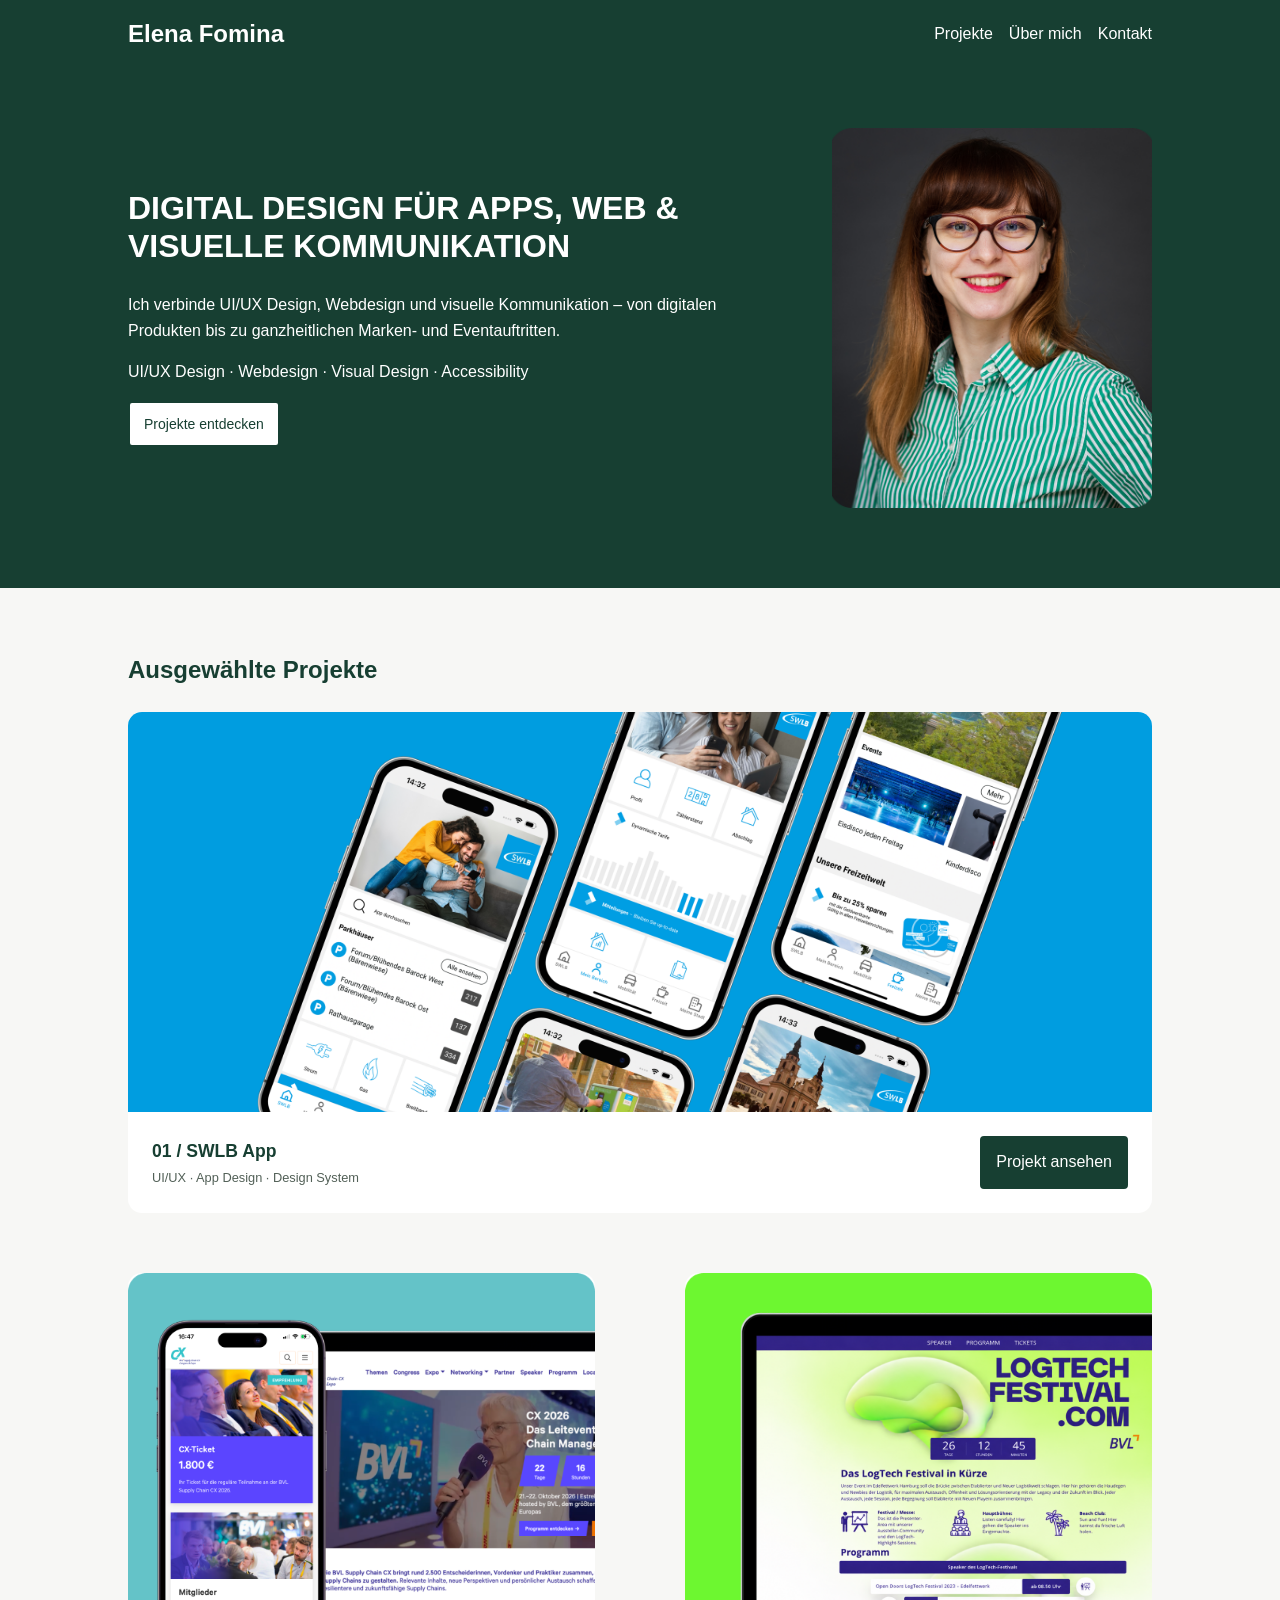
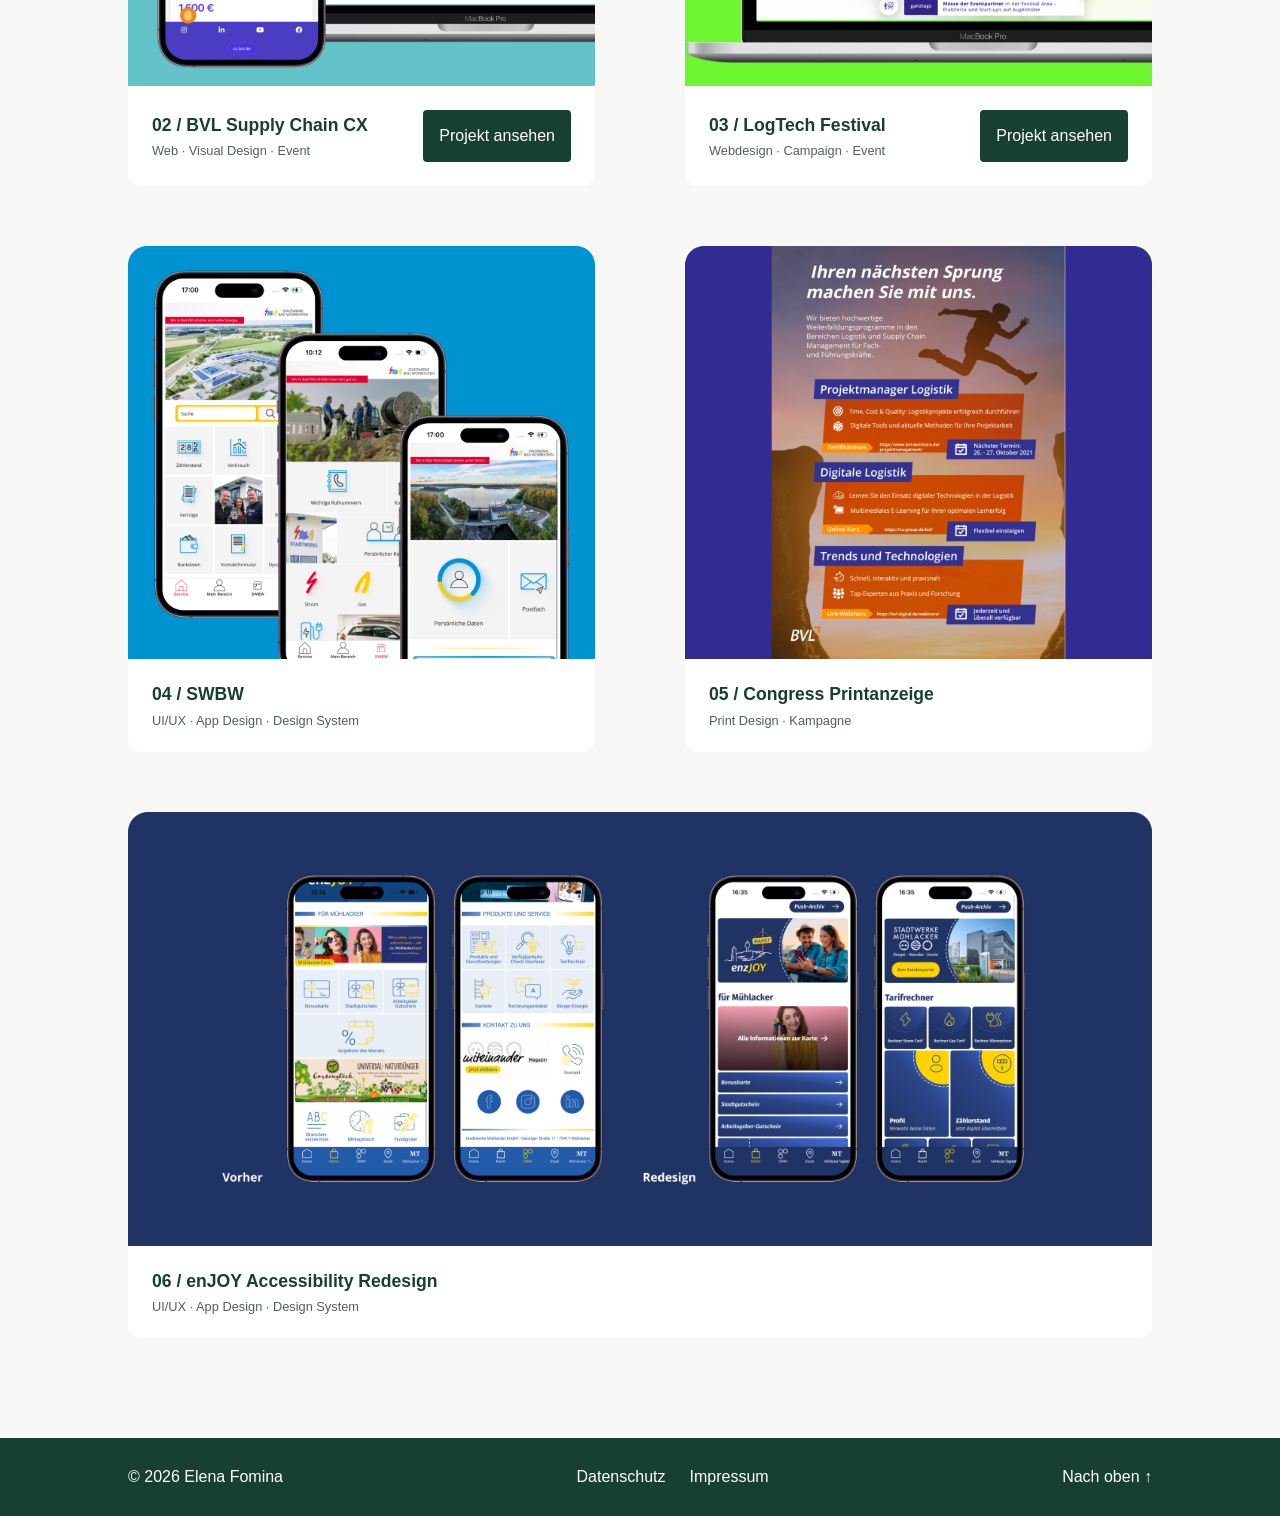
<file: index.html>
<!DOCTYPE html>
<html lang="de">

<head>
    <meta charset="UTF-8">
    <link rel="icon" type="image/svg+xml" href="images/favicon.svg">
    <link rel="icon" type="image/png" sizes="32x32" href="images/favicon-32x32.png">
    <link rel="shortcut icon" href="images/favicon.ico">
    <meta name="viewport" content="width=device-width, initial-scale=1.0">
    <title>Elena Fomina – UX/UI Design, Webdesign &amp; Digital Design</title>
    <meta name="description" content="Entdecke das Portfolio von Elena Fomina: UX/UI Design, 
    App Design, Webdesign und visuelle Kommunikation – von der Konzeption bis zur Umsetzung.">
    <link rel="stylesheet" href="css/style-portfolio.css">
</head>

<body>
    <header class="site-header">

        <nav class="container">
            <a href="#" class="name">Elena Fomina</a>
            <button class="burger-menu" aria-label="Menü öffnen" aria-expanded="false">
                ☰
            </button>

            <div class="navigation">
                <a href="#projects">Projekte</a>
                <a href="html/ueber-mich.html">Über mich</a>
                <a href="html/kontakt.html">Kontakt</a>
            </div>
        </nav>

        <section class="hero">
            <div class="container hero-inner">

                <div class="hero-text">
                    <h1 class="h1-uppercase">
                        Digital Design für Apps, Web &amp; visuelle Kommunikation
                    </h1>

                    <p>
                        Ich verbinde UI/UX Design, Webdesign und visuelle Kommunikation –
                        von digitalen Produkten bis zu ganzheitlichen Marken- und Eventauftritten.
                    </p>

                    <p>
                        UI/UX Design · Webdesign · Visual Design · Accessibility
                    </p>

                    <a href="#projects" class="btn btn-secondary">
                        Projekte entdecken
                    </a>
                </div>

                <div class="hero-image">
                    <img src="images/Elena Fomina Foto.png" alt="Porträt von Elena Fomina, Digital Designerin">
                </div>

            </div>
        </section>

    </header>

    <main>

        <!-- PROJEKTE -->
        <section class="projects-section" id="projects">

            <div class="container">

                <h2>Ausgewählte Projekte</h2>

                <!-- PROJEKT 01: SWLB -->
                <article class="project-card project-featured">

                    <a href="html/swlb.html" class="project-image-link">

                        <img src="images/SWLB.png" alt="SWLB App mit mehreren Smartphone-Ansichten">
                    </a>

                    <div class="project-info">
                        <div>
                            <h3>01 / SWLB App</h3>
                            <p class="project-category">
                                UI/UX · App Design · Design System
                            </p>
                        </div>

                        <a href="html/swlb.html" class="btn btn-primary project-button">
                            Projekt ansehen
                        </a>
                    </div>
                </article>

                <div class="projects-grid">
                    <!-- PROJEKT 02: BVL -->
                    <article class="project-card">

                        <a href="html/cx.html" class="project-image-link">

                            <img src="images/bvl-cx.png"
                                alt="BVL Supply Chain CX – Website und digitale Eventgestaltung">
                        </a>

                        <div class="project-info">
                            <div>
                                <h3>02 / BVL Supply Chain CX</h3>
                                <p class="project-category">
                                    Web · Visual Design · Event
                                </p>
                            </div>

                            <a href="html/cx.html" class="btn btn-primary project-button">
                                Projekt ansehen
                            </a>
                        </div>

                    </article>


                    <!-- PROJEKT 03: LOGTECH -->
                    <article class="project-card">

                        <a href="html/logtech-festival.html" class="project-image-link"
                            aria-label="LogTech Festival Projekt ansehen">

                            <img src="images/logtech.png" alt="LogTech Festival – Website im grünen Design">
                        </a>

                        <div class="project-info">
                            <div>
                                <h3>03 / LogTech Festival</h3>
                                <p class="project-category">
                                    Webdesign · Campaign · Event
                                </p>
                            </div>

                            <a href="html/logtech-festival.html" class="btn btn-primary project-button">
                                Projekt ansehen
                            </a>
                        </div>

                    </article>
                </div>
                <div class="projects-grid">
                    <!-- PROJEKT 04: SWBW -->
                    <article class="project-card">



                        <img src="images/swbw.png" alt="SWBW App mit mehreren Smartphone-Ansichten">


                        <div class="project-info">
                            <div>
                                <h3>04 / SWBW</h3>
                                <p class="project-category">
                                    UI/UX · App Design · Design System
                                </p>
                            </div>

                        </div>

                    </article>


                    <!-- PROJEKT 05: PRINT -->
                    <article class="project-card">



                        <img src="images/anzeige.png" alt="Printanzeige für den BVL Congress">


                        <div class="project-info">
                            <div>
                                <h3>05 / Congress Printanzeige</h3>
                                <p class="project-category">
                                    Print Design · Kampagne
                                </p>
                            </div>


                        </div>

                    </article>
                </div>

                <!-- PROJEKT 06: ENJOY -->
                <article class="project-card project-featured">



                    <img src="images/enzJOY.png" alt="Vorher-Nachher-Vergleich des enJOY App Redesigns">


                    <div class="project-info">
                        <div>
                            <h3>06 / enJOY Accessibility Redesign</h3>
                            <p class="project-category">
                                UI/UX · App Design · Design System
                            </p>
                        </div>

                    </div>

                </article>



            </div>

        </section>


    </main>

    <footer class="site-footer">
        <div class="container footer-inner">
            <p>© 2026 Elena Fomina</p>
            <nav class="navigation-footer">
                <a href="html/datenschutz.html">Datenschutz</a>
                <a href="html/impressum.html">Impressum</a>
            </nav>
            <a href="#home">Nach oben ↑</a>
        </div>

    </footer>

    <script src="js/jquery-4.0.0.min.js"></script>
    <script src="js/script.js"></script>

</body>

</html>
</file>
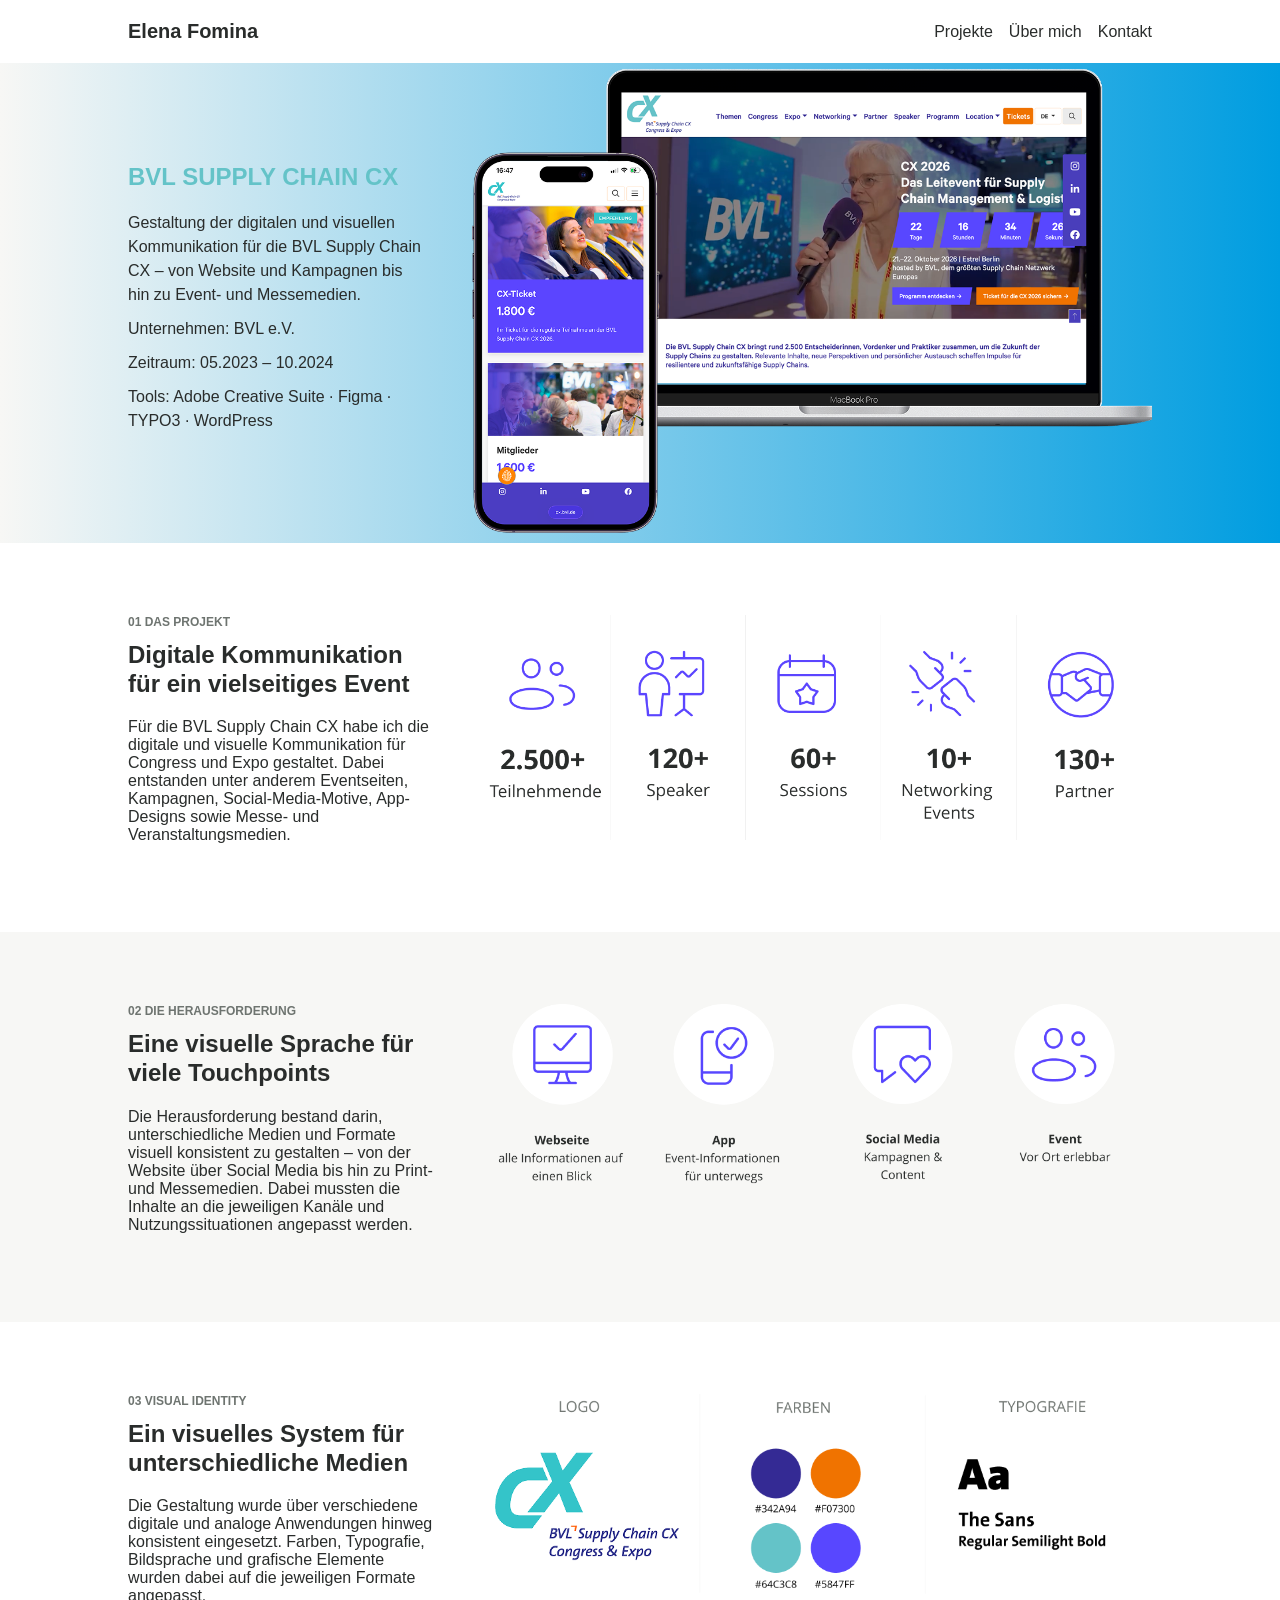
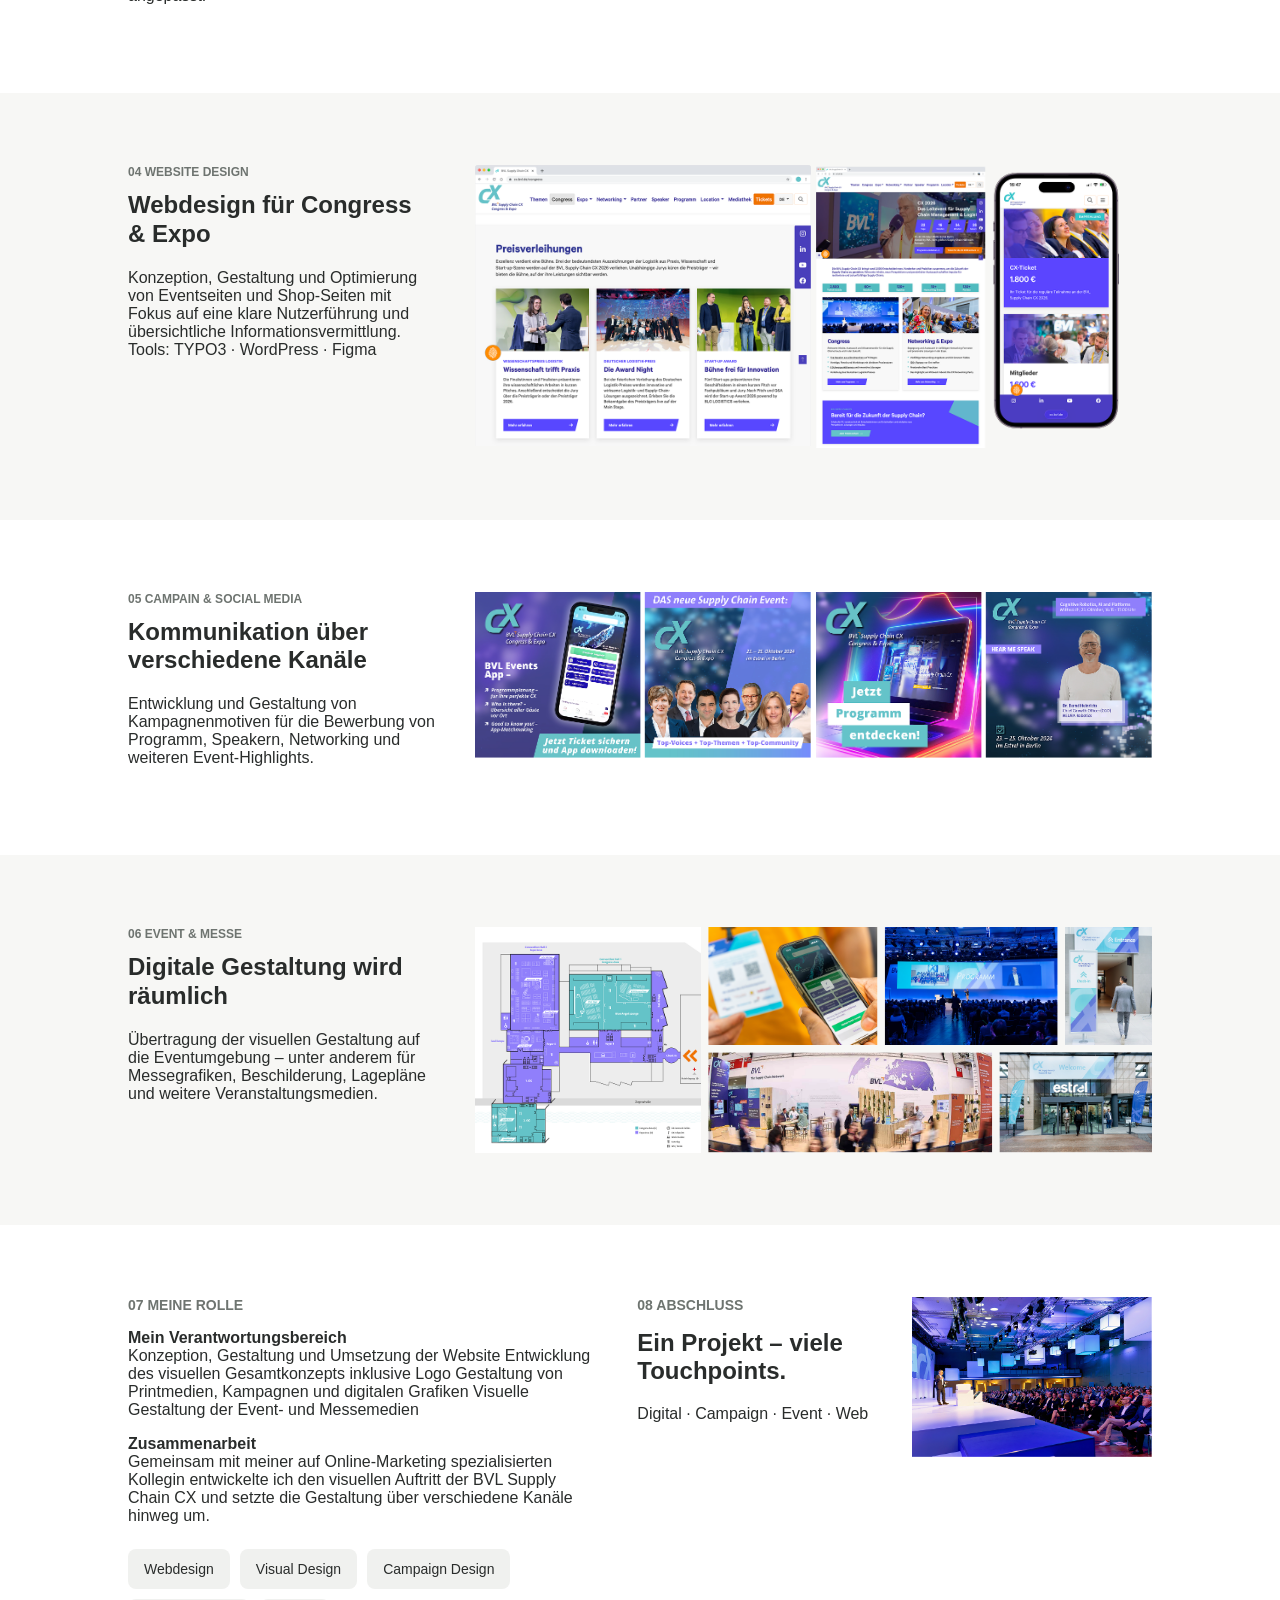
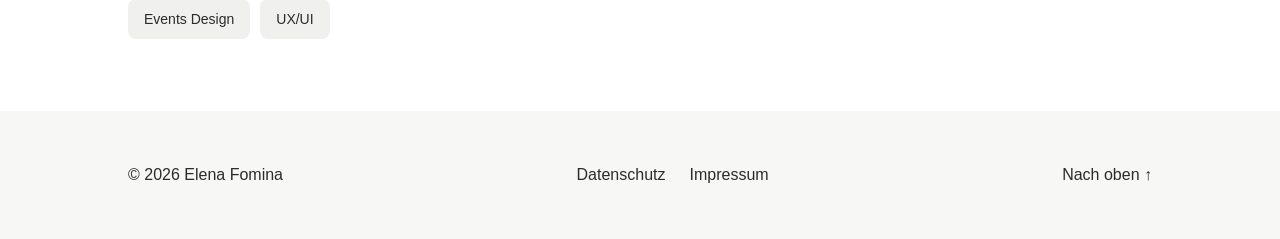
<file: html/cx.html>
<!DOCTYPE html>
<html lang="de">

<head>
    <meta charset="UTF-8">
    <meta name="viewport" content="width=device-width, initial-scale=1.0">
    <link rel="icon" type="image/svg+xml" href="../images/favicon.svg">
    <link rel="icon" type="image/png" sizes="32x32" href="../images/favicon-32x32.png">
    <link rel="shortcut icon" href="../images/favicon.ico">
    <title>BVL Supply Chain CX – Webdesign & UX/UI | Elena Fomina</title>
    <meta name="description" content="Webdesign und UX/UI für die BVL Supply Chain CX. 
    Einblicke in die Gestaltung digitaler Eventkommunikation, responsiver Webseiten 
    und visueller Inhalte.">
    <link rel="stylesheet" href="../css/style-cx.css">
</head>

<body>
    <header class="site-header">

        <nav class="container">
            <a href="../index.html" class="name">Elena Fomina</a>

            <button class="burger-menu" aria-label="Menü öffnen" aria-expanded="false">
                ☰
            </button>


            <div class="navigation">
                <a href="../index.html">Projekte</a>
                <a href="../html/ueber-mich.html">Über mich</a>
                <a href="../html/kontakt.html">Kontakt</a>
            </div>
        </nav>
        <section class="hero">
            <div class="container project-header">

                <div class="project-text">
                    <h1 class="h1-uppercase">
                        BVL Supply Chain CX
                    </h1>

                    <p>
                        Gestaltung der digitalen und visuellen Kommunikation für die BVL Supply Chain CX –
                        von Website und Kampagnen bis hin zu Event- und Messemedien.
                    </p>

                    <p>
                        Unternehmen: BVL e.V.
                    </p>

                    <p>
                        Zeitraum: 05.2023 – 10.2024
                    </p>
                    <p>
                        Tools: Adobe Creative Suite · Figma · TYPO3 · WordPress
                    </p>

                </div>

                <div class="project-image">
                    <img src="../images/Header CX.png" alt="Header CX">
                </div>
            </div>
        </section>
    </header>
    <main>
        <section class="case-section container">
            <div class="case-text">
                <h3>01 DAS PROJEKT</h3>
                <h2>Digitale Kommunikation für ein vielseitiges Event</h2>
                <p>
                    Für die BVL Supply Chain CX habe ich die digitale und visuelle
                    Kommunikation für Congress und Expo gestaltet. Dabei entstanden unter
                    anderem Eventseiten, Kampagnen, Social-Media-Motive, App-Designs sowie
                    Messe- und Veranstaltungsmedien.
                </p>
            </div>
            <div class="case-visual--large">
                <img src="../images/CX in Zahlen.png" alt="CX in Zahlen">

            </div>
        </section>
        <section class="case-section container">
            <div class="case-text">
                <h3>02 Die Herausforderung</h3>
                <h2>Eine visuelle Sprache für viele Touchpoints</h2>
                <p>
                    Die Herausforderung bestand darin, unterschiedliche Medien und
                    Formate visuell konsistent zu gestalten – von der Website über Social
                    Media bis hin zu Print- und Messemedien. Dabei mussten die Inhalte an die
                    jeweiligen Kanäle und Nutzungssituationen angepasst werden.
                </p>
            </div>
            <div class="case-images">
                <div class="image-container">
                    <img src="../images/cx 02 1.png" alt="CX Visuell Bild 1">
                </div>
                <div class="image-container">
                    <img src="../images/cx 02 2.png" alt="CX Visuell Bild 2">
                </div>
            </div>
        </section>
        <section class="case-section container">
            <div class="case-text">
                <h3>03 Visual Identity</h3>
                <h2>Ein visuelles System für unterschiedliche Medien</h2>
                <p>
                    Die Gestaltung wurde über verschiedene digitale und analoge Anwendungen
                    hinweg konsistent eingesetzt. Farben, Typografie, Bildsprache und grafische
                    Elemente wurden dabei auf die jeweiligen Formate angepasst.
                </p>
            </div>
            <div class="case-visual--large">
                <img src="../images/CX visual identity.png" alt="CD Elemente">

            </div>
        </section>
        <section class="case-section container">
            <div class="case-text">
                <h3>04 Website Design</h3>
                <h2>Webdesign für Congress & Expo</h2>
                <p>
                    Konzeption, Gestaltung und Optimierung von Eventseiten und Shop-Seiten mit Fokus auf eine
                    klare Nutzerführung und übersichtliche Informationsvermittlung.
                    Tools: TYPO3 · WordPress · Figma
                </p>
            </div>
            <div class="case-images">
                <div class="image-container">
                    <img src="../images/cx 04 1.png" alt="CX Web Design Bild 1">
                </div>
                <div class="image-container">
                    <img src="../images/cx 04 2.png" alt="CX Web Design Bild 2">
                </div>
            </div>
        </section>
        <section class="case-section container">
            <div class="case-text">
                <h3>05 Campain & Social Media</h3>
                <h2>Kommunikation über verschiedene Kanäle</h2>
                <p>
                    Entwicklung und Gestaltung von Kampagnenmotiven für die Bewerbung von Programm,
                    Speakern, Networking und weiteren Event-Highlights.
                </p>
            </div>
            <div class="case-images">
                <div class="image-container">
                    <img src="../images/cx 05 1.png" alt="CX Social Media Visuals Bild 1">
                </div>
                <div class="image-container">
                    <img src="../images/cx 05 2.png" alt="CX Social Media Visuals Bild 2">
                </div>
            </div>
        </section>
        <section class="case-section container">
            <div class="case-text">
                <h3>06 Event & Messe</h3>
                <h2>Digitale Gestaltung wird räumlich</h2>
                <p>
                    Übertragung der visuellen Gestaltung auf
                    die Eventumgebung – unter anderem für
                    Messegrafiken, Beschilderung, Lagepläne
                    und weitere Veranstaltungsmedien.
                </p>
            </div>
            <div class="case-visual--large">
                <img src="../images/CX visuals.png" alt="Event Design">
            </div>
        </section>
        <section class="project-footer container">

            <div class="project-role">
                <h3>07 Meine Rolle</h3>

                <p>
                    <b>Mein Verantwortungsbereich</b><br>
                    Konzeption, Gestaltung und Umsetzung der Website
                    Entwicklung des visuellen Gesamtkonzepts inklusive Logo
                    Gestaltung von Printmedien, Kampagnen und digitalen Grafiken
                    Visuelle Gestaltung der Event- und Messemedien
                </p>

                <p>
                    <b>Zusammenarbeit </b><br>
                    Gemeinsam mit meiner auf Online-Marketing spezialisierten Kollegin
                    entwickelte ich den visuellen Auftritt der BVL Supply Chain CX und
                    setzte die Gestaltung über verschiedene Kanäle hinweg um.
                </p>

                <div class="skills">
                    <span>Webdesign</span>
                    <span>Visual Design</span>
                    <span>Campaign Design</span>
                    <span>Events Design</span>
                    <span>UX/UI</span>
                </div>
            </div>

            <div class="project-result">
                <h3>08 Abschluss</h3>

                <h2>
                    Ein Projekt –
                    viele Touchpoints.
                </h2>

                <p>Digital · Campaign · Event · Web</p>
            </div>

            <div class="project-result-image">
                <img src="../images/CX abschluss.png" alt="Foto CX im Plenum">
            </div>

        </section>
    </main>

    <footer class="site-footer">
        <div class="container footer-inner">
            <p>© 2026 Elena Fomina</p>
            <nav class="navigation-footer">
                <a href="../html/datenschutz.html">Datenschutz</a>
                <a href="../html/impressum.html">Impressum</a>
            </nav>
            <a href="#">Nach oben ↑</a>
        </div>

    </footer>

    <script src="../js/jquery-4.0.0.min.js"></script>
    <script src="../js/script.js"></script>
</body>

</html>
</file>
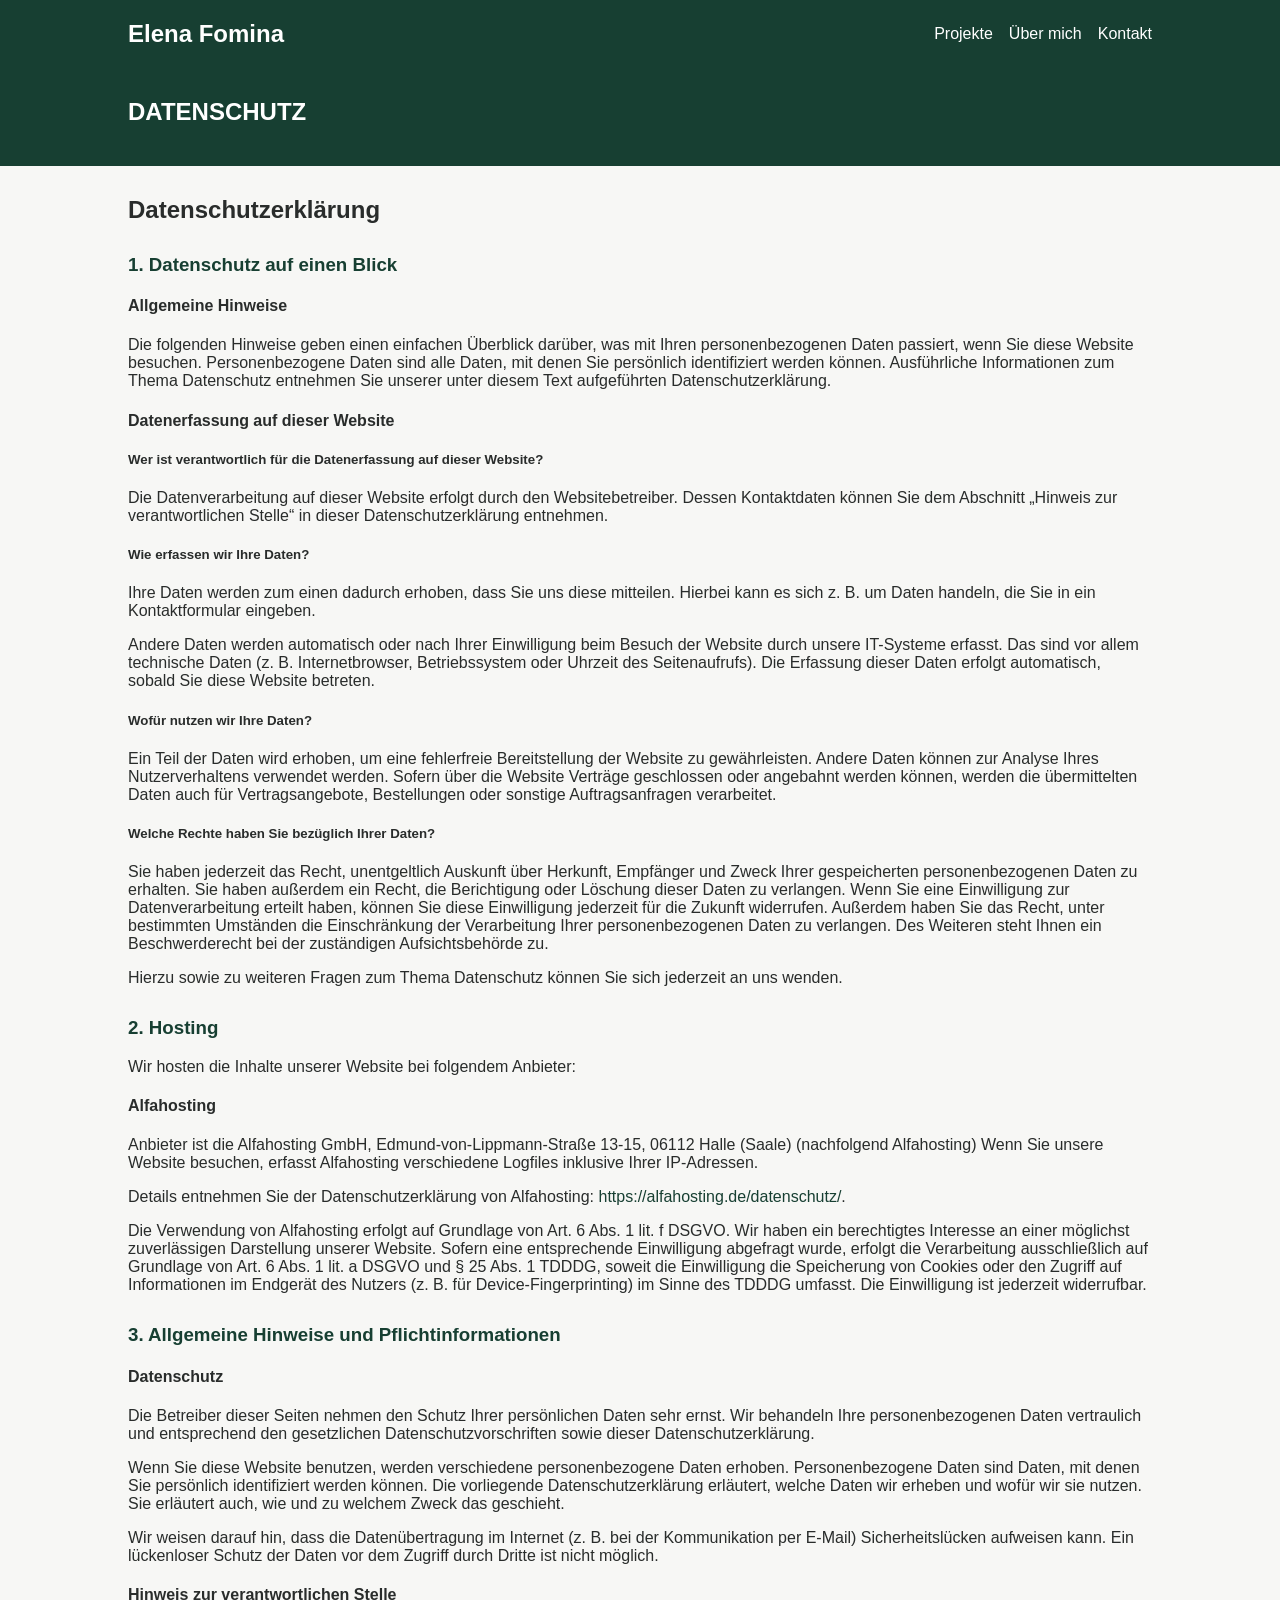
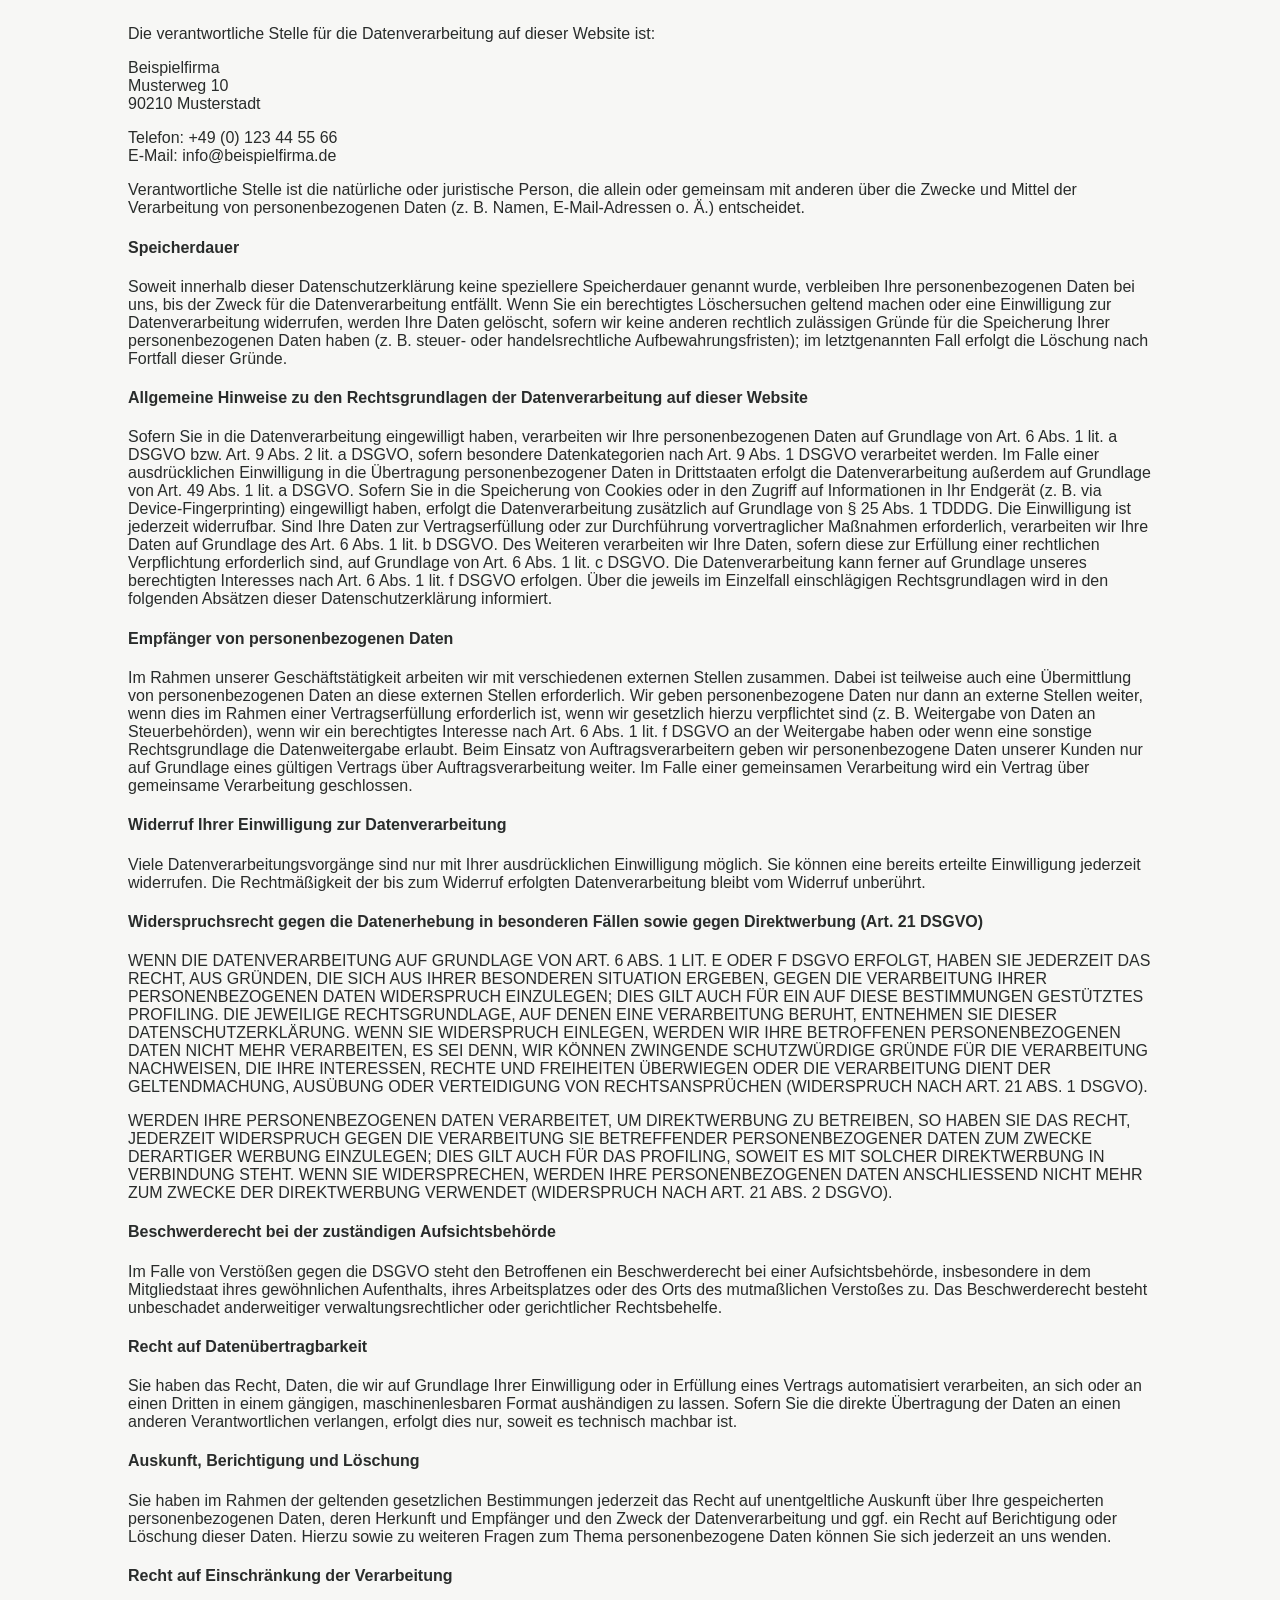
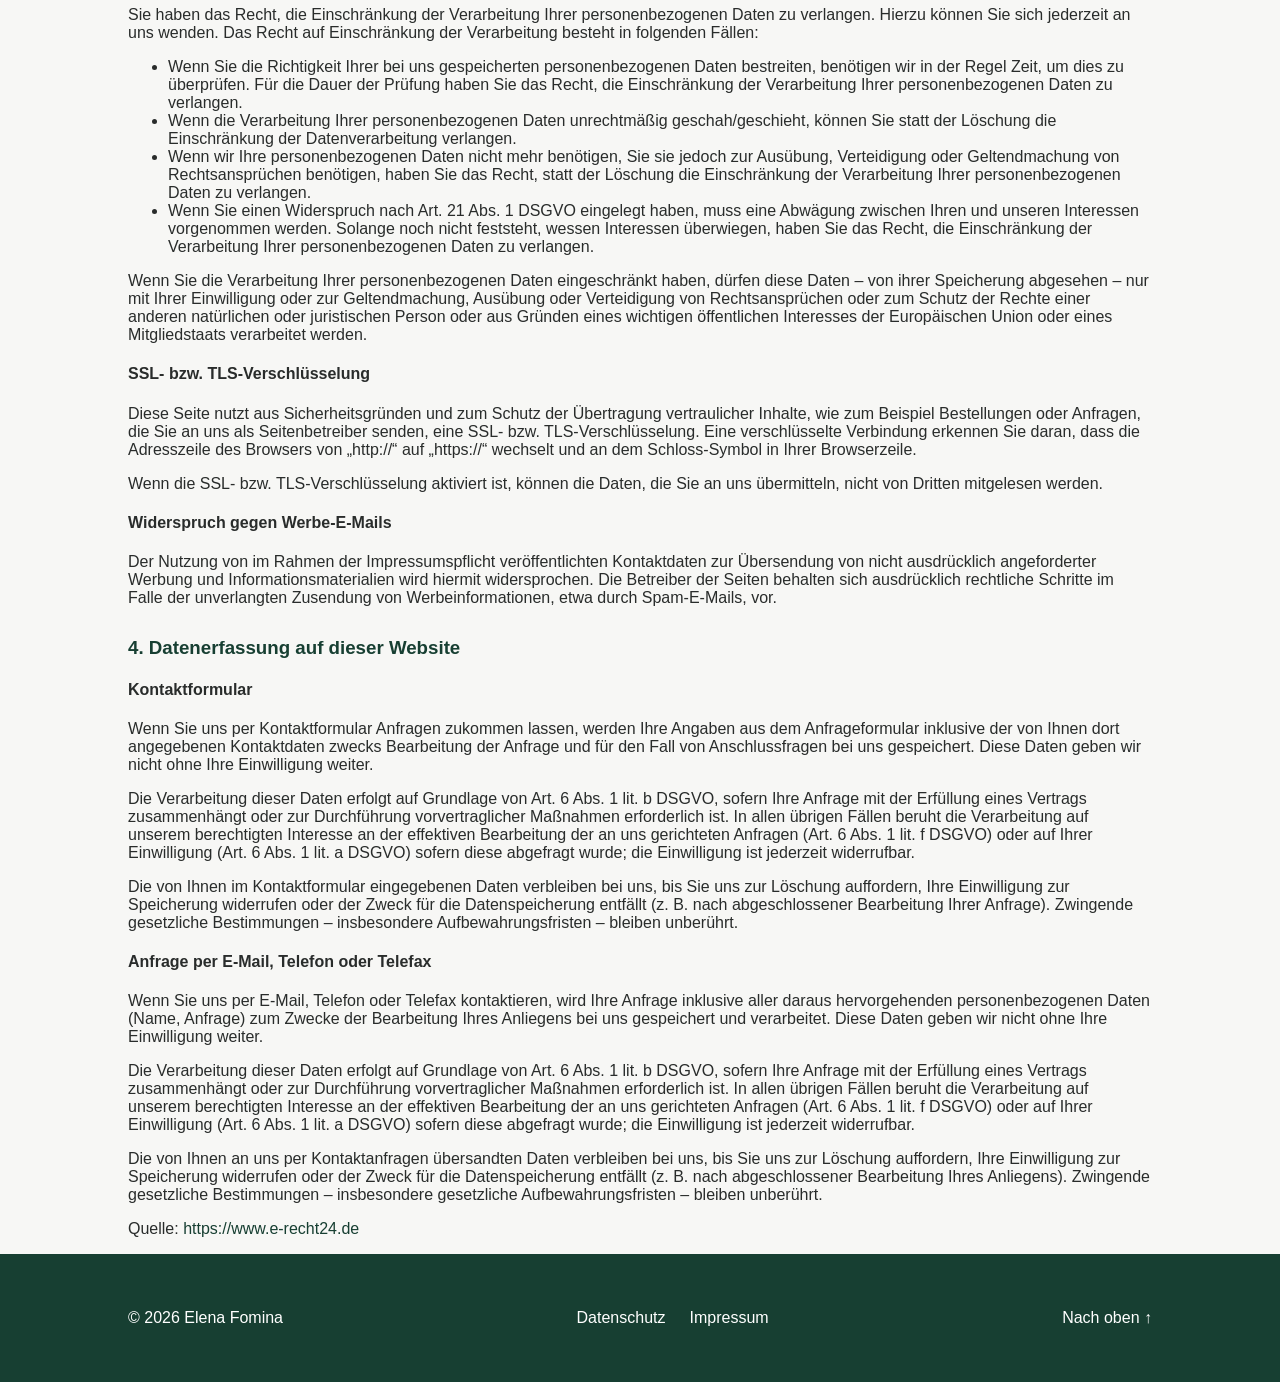
<file: html/datenschutz.html>
<!DOCTYPE html>
<html lang="de">

<head>
    <meta charset="UTF-8">
    <meta name="viewport" content="width=device-width, initial-scale=1.0">
    <link rel="icon" type="image/svg+xml" href="../images/favicon.svg">
    <link rel="icon" type="image/png" sizes="32x32" href="../images/favicon-32x32.png">
    <link rel="shortcut icon" href="../images/favicon.ico">
    <title>Datenschutzerklärung | Elena Fomina</title>
    <meta name="robots" content="noindex, follow">
    <link rel="stylesheet" href="../css/style-portfolio-kurz.css">
</head>

<body>
    <header class="site-header-official">

        <nav class="container">
            <a href="../index.html" class="name">Elena Fomina</a>

            <button class="burger-menu" aria-label="Menü öffnen" aria-expanded="false">
                ☰
            </button>

            <div class="navigation">
                <a href="../index.html">Projekte</a>
                <a href="../html/ueber-mich.html">Über mich</a>
                <a href="../html/kontakt.html">Kontakt</a>
            </div>
        </nav>

        <section class="hero">
            <div class="container hero-inner">

                <div class="hero-text">
                    <h1 class="h1-uppercase">
                        Datenschutz
                    </h1>

                </div>
            </div>
        </section>
    </header>
    <main>
        <section class="container">
            <div class="data-protection">

                <h2>Datenschutz&shy;erkl&auml;rung</h2>

                <h3>1. Datenschutz auf einen Blick</h3>

                <h4>Allgemeine Hinweise</h4>

                <p>Die folgenden Hinweise geben einen einfachen &Uuml;berblick dar&uuml;ber, was mit Ihren
                    personenbezogenen
                    Daten passiert, wenn Sie diese Website besuchen. Personenbezogene Daten sind alle Daten, mit denen
                    Sie
                    pers&ouml;nlich identifiziert werden k&ouml;nnen. Ausf&uuml;hrliche Informationen zum Thema
                    Datenschutz
                    entnehmen Sie unserer unter diesem Text aufgef&uuml;hrten Datenschutzerkl&auml;rung.</p>

                <h4>Datenerfassung auf dieser Website</h4>

                <h5>Wer ist verantwortlich f&uuml;r die Datenerfassung auf dieser Website?</h5>

                <p>Die Datenverarbeitung auf dieser Website erfolgt durch den Websitebetreiber. Dessen Kontaktdaten
                    k&ouml;nnen Sie dem Abschnitt &bdquo;Hinweis zur verantwortlichen Stelle&ldquo; in dieser
                    Datenschutzerkl&auml;rung entnehmen.</p>

                <h5>Wie erfassen wir Ihre Daten?</h5>

                <p>Ihre Daten werden zum einen dadurch erhoben, dass Sie uns diese mitteilen. Hierbei kann es sich
                    z.&nbsp;B. um Daten handeln, die Sie in ein Kontaktformular eingeben.</p>

                <p>Andere Daten werden automatisch oder nach Ihrer Einwilligung beim Besuch der Website durch unsere
                    IT-Systeme erfasst. Das sind vor allem technische Daten (z.&nbsp;B. Internetbrowser, Betriebssystem
                    oder
                    Uhrzeit des Seitenaufrufs). Die Erfassung dieser Daten erfolgt automatisch, sobald Sie diese Website
                    betreten.</p>

                <h5>Wof&uuml;r nutzen wir Ihre Daten?</h5>

                <p>Ein Teil der Daten wird erhoben, um eine fehlerfreie Bereitstellung der Website zu
                    gew&auml;hrleisten.
                    Andere Daten k&ouml;nnen zur Analyse Ihres Nutzerverhaltens verwendet werden. Sofern &uuml;ber die
                    Website Vertr&auml;ge geschlossen oder angebahnt werden k&ouml;nnen, werden die &uuml;bermittelten
                    Daten
                    auch f&uuml;r Vertragsangebote, Bestellungen oder sonstige Auftragsanfragen verarbeitet.</p>

                <h5>Welche Rechte haben Sie bez&uuml;glich Ihrer Daten?</h5>

                <p>Sie haben jederzeit das Recht, unentgeltlich Auskunft &uuml;ber Herkunft, Empf&auml;nger und Zweck
                    Ihrer
                    gespeicherten personenbezogenen Daten zu erhalten. Sie haben au&szlig;erdem ein Recht, die
                    Berichtigung
                    oder L&ouml;schung dieser Daten zu verlangen. Wenn Sie eine Einwilligung zur Datenverarbeitung
                    erteilt
                    haben, k&ouml;nnen Sie diese Einwilligung jederzeit f&uuml;r die Zukunft widerrufen. Au&szlig;erdem
                    haben Sie das Recht, unter bestimmten Umst&auml;nden die Einschr&auml;nkung der Verarbeitung Ihrer
                    personenbezogenen Daten zu verlangen. Des Weiteren steht Ihnen ein Beschwerderecht bei der
                    zust&auml;ndigen Aufsichtsbeh&ouml;rde zu.</p>

                <p>Hierzu sowie zu weiteren Fragen zum Thema Datenschutz k&ouml;nnen Sie sich jederzeit an uns wenden.
                </p>

                <h3>2. Hosting</h3>

                <p>Wir hosten die Inhalte unserer Website bei folgendem Anbieter:</p>

                <h4>Alfahosting</h4>
                <p>Anbieter ist die Alfahosting GmbH, Edmund-von-Lippmann-Stra&szlig;e 13-15, 06112 Halle (Saale)
                    (nachfolgend Alfahosting) Wenn Sie unsere Website besuchen, erfasst Alfahosting verschiedene
                    Logfiles
                    inklusive Ihrer IP-Adressen.</p>

                <p>Details entnehmen Sie der Datenschutzerkl&auml;rung von Alfahosting: <a
                        href="https://alfahosting.de/datenschutz/" target="_blank"
                        rel="noopener noreferrer">https://alfahosting.de/datenschutz/</a>.</p>

                <p>Die Verwendung von Alfahosting erfolgt auf Grundlage von Art. 6 Abs. 1 lit. f DSGVO. Wir haben ein
                    berechtigtes Interesse an einer m&ouml;glichst zuverl&auml;ssigen Darstellung unserer Website.
                    Sofern
                    eine entsprechende Einwilligung abgefragt wurde, erfolgt die Verarbeitung ausschlie&szlig;lich auf
                    Grundlage von Art. 6 Abs. 1 lit. a DSGVO und &sect; 25 Abs. 1 TDDDG, soweit die Einwilligung die
                    Speicherung von Cookies oder den Zugriff auf Informationen im Endger&auml;t des Nutzers (z.&nbsp;B.
                    f&uuml;r Device-Fingerprinting) im Sinne des TDDDG umfasst. Die Einwilligung ist jederzeit
                    widerrufbar.
                </p>

                <h3>3. Allgemeine Hinweise und Pflicht&shy;informationen</h3>

                <h4>Datenschutz</h4>

                <p>Die Betreiber dieser Seiten nehmen den Schutz Ihrer pers&ouml;nlichen Daten sehr ernst. Wir behandeln
                    Ihre personenbezogenen Daten vertraulich und entsprechend den gesetzlichen Datenschutzvorschriften
                    sowie
                    dieser Datenschutzerkl&auml;rung.</p>

                <p>Wenn Sie diese Website benutzen, werden verschiedene personenbezogene Daten erhoben. Personenbezogene
                    Daten sind Daten, mit denen Sie pers&ouml;nlich identifiziert werden k&ouml;nnen. Die vorliegende
                    Datenschutzerkl&auml;rung erl&auml;utert, welche Daten wir erheben und wof&uuml;r wir sie nutzen.
                    Sie
                    erl&auml;utert auch, wie und zu welchem Zweck das geschieht.</p>

                <p>Wir weisen darauf hin, dass die Daten&uuml;bertragung im Internet (z.&nbsp;B. bei der Kommunikation
                    per
                    E-Mail) Sicherheitsl&uuml;cken aufweisen kann. Ein l&uuml;ckenloser Schutz der Daten vor dem Zugriff
                    durch Dritte ist nicht m&ouml;glich.</p>

                <h4>Hinweis zur verantwortlichen Stelle</h4>

                <p>Die verantwortliche Stelle f&uuml;r die Datenverarbeitung auf dieser Website ist:</p>

                <p>Beispielfirma<br />
                    Musterweg 10<br />
                    90210 Musterstadt</p>

                <p>Telefon: +49 (0) 123 44 55 66<br />
                    E-Mail: info@beispielfirma.de</p>

                <p>Verantwortliche Stelle ist die nat&uuml;rliche oder juristische Person, die allein oder gemeinsam mit
                    anderen &uuml;ber die Zwecke und Mittel der Verarbeitung von personenbezogenen Daten (z.&nbsp;B.
                    Namen,
                    E-Mail-Adressen o. &Auml;.) entscheidet.</p>

                <h4>Speicherdauer</h4>

                <p>Soweit innerhalb dieser Datenschutzerkl&auml;rung keine speziellere Speicherdauer genannt wurde,
                    verbleiben Ihre personenbezogenen Daten bei uns, bis der Zweck f&uuml;r die Datenverarbeitung
                    entf&auml;llt. Wenn Sie ein berechtigtes L&ouml;schersuchen geltend machen oder eine Einwilligung
                    zur
                    Datenverarbeitung widerrufen, werden Ihre Daten gel&ouml;scht, sofern wir keine anderen rechtlich
                    zul&auml;ssigen Gr&uuml;nde f&uuml;r die Speicherung Ihrer personenbezogenen Daten haben (z.&nbsp;B.
                    steuer- oder handelsrechtliche Aufbewahrungsfristen); im letztgenannten Fall erfolgt die
                    L&ouml;schung
                    nach Fortfall dieser Gr&uuml;nde.</p>

                <h4>Allgemeine Hinweise zu den Rechtsgrundlagen der Datenverarbeitung auf dieser Website</h4>

                <p>Sofern Sie in die Datenverarbeitung eingewilligt haben, verarbeiten wir Ihre personenbezogenen Daten
                    auf
                    Grundlage von Art. 6 Abs. 1 lit. a DSGVO bzw. Art. 9 Abs. 2 lit. a DSGVO, sofern besondere
                    Datenkategorien nach Art. 9 Abs. 1 DSGVO verarbeitet werden. Im Falle einer ausdr&uuml;cklichen
                    Einwilligung in die &Uuml;bertragung personenbezogener Daten in Drittstaaten erfolgt die
                    Datenverarbeitung au&szlig;erdem auf Grundlage von Art. 49 Abs. 1 lit. a DSGVO. Sofern Sie in die
                    Speicherung von Cookies oder in den Zugriff auf Informationen in Ihr Endger&auml;t (z.&nbsp;B. via
                    Device-Fingerprinting) eingewilligt haben, erfolgt die Datenverarbeitung zus&auml;tzlich auf
                    Grundlage
                    von &sect; 25 Abs. 1 TDDDG. Die Einwilligung ist jederzeit widerrufbar. Sind Ihre Daten zur
                    Vertragserf&uuml;llung oder zur Durchf&uuml;hrung vorvertraglicher Ma&szlig;nahmen erforderlich,
                    verarbeiten wir Ihre Daten auf Grundlage des Art. 6 Abs. 1 lit. b DSGVO. Des Weiteren verarbeiten
                    wir
                    Ihre Daten, sofern diese zur Erf&uuml;llung einer rechtlichen Verpflichtung erforderlich sind, auf
                    Grundlage von Art. 6 Abs. 1 lit. c DSGVO. Die Datenverarbeitung kann ferner auf Grundlage unseres
                    berechtigten Interesses nach Art. 6 Abs. 1 lit. f DSGVO erfolgen. &Uuml;ber die jeweils im
                    Einzelfall
                    einschl&auml;gigen Rechtsgrundlagen wird in den folgenden Abs&auml;tzen dieser
                    Datenschutzerkl&auml;rung
                    informiert.</p>

                <h4>Empf&auml;nger von personenbezogenen Daten</h4>

                <p>Im Rahmen unserer Gesch&auml;ftst&auml;tigkeit arbeiten wir mit verschiedenen externen Stellen
                    zusammen.
                    Dabei ist teilweise auch eine &Uuml;bermittlung von personenbezogenen Daten an diese externen
                    Stellen
                    erforderlich. Wir geben personenbezogene Daten nur dann an externe Stellen weiter, wenn dies im
                    Rahmen
                    einer Vertragserf&uuml;llung erforderlich ist, wenn wir gesetzlich hierzu verpflichtet sind
                    (z.&nbsp;B.
                    Weitergabe von Daten an Steuerbeh&ouml;rden), wenn wir ein berechtigtes Interesse nach Art. 6 Abs. 1
                    lit. f DSGVO an der Weitergabe haben oder wenn eine sonstige Rechtsgrundlage die Datenweitergabe
                    erlaubt. Beim Einsatz von Auftragsverarbeitern geben wir personenbezogene Daten unserer Kunden nur
                    auf
                    Grundlage eines g&uuml;ltigen Vertrags &uuml;ber Auftragsverarbeitung weiter. Im Falle einer
                    gemeinsamen
                    Verarbeitung wird ein Vertrag &uuml;ber gemeinsame Verarbeitung geschlossen.</p>

                <h4>Widerruf Ihrer Einwilligung zur Datenverarbeitung</h4>

                <p>Viele Datenverarbeitungsvorg&auml;nge sind nur mit Ihrer ausdr&uuml;cklichen Einwilligung
                    m&ouml;glich.
                    Sie k&ouml;nnen eine bereits erteilte Einwilligung jederzeit widerrufen. Die
                    Rechtm&auml;&szlig;igkeit
                    der bis zum Widerruf erfolgten Datenverarbeitung bleibt vom Widerruf unber&uuml;hrt.</p>

                <h4>Widerspruchsrecht gegen die Datenerhebung in besonderen F&auml;llen sowie gegen Direktwerbung (Art.
                    21
                    DSGVO)</h4>

                <p>WENN DIE DATENVERARBEITUNG AUF GRUNDLAGE VON ART. 6 ABS. 1 LIT. E ODER F DSGVO ERFOLGT, HABEN SIE
                    JEDERZEIT DAS RECHT, AUS GR&Uuml;NDEN, DIE SICH AUS IHRER BESONDEREN SITUATION ERGEBEN, GEGEN DIE
                    VERARBEITUNG IHRER PERSONENBEZOGENEN DATEN WIDERSPRUCH EINZULEGEN; DIES GILT AUCH F&Uuml;R EIN AUF
                    DIESE
                    BESTIMMUNGEN GEST&Uuml;TZTES PROFILING. DIE JEWEILIGE RECHTSGRUNDLAGE, AUF DENEN EINE VERARBEITUNG
                    BERUHT, ENTNEHMEN SIE DIESER DATENSCHUTZERKL&Auml;RUNG. WENN SIE WIDERSPRUCH EINLEGEN, WERDEN WIR
                    IHRE
                    BETROFFENEN PERSONENBEZOGENEN DATEN NICHT MEHR VERARBEITEN, ES SEI DENN, WIR K&Ouml;NNEN ZWINGENDE
                    SCHUTZW&Uuml;RDIGE GR&Uuml;NDE F&Uuml;R DIE VERARBEITUNG NACHWEISEN, DIE IHRE INTERESSEN, RECHTE UND
                    FREIHEITEN &Uuml;BERWIEGEN ODER DIE VERARBEITUNG DIENT DER GELTENDMACHUNG, AUS&Uuml;BUNG ODER
                    VERTEIDIGUNG VON RECHTSANSPR&Uuml;CHEN (WIDERSPRUCH NACH ART. 21 ABS. 1 DSGVO).</p>

                <p>WERDEN IHRE PERSONENBEZOGENEN DATEN VERARBEITET, UM DIREKTWERBUNG ZU BETREIBEN, SO HABEN SIE DAS
                    RECHT,
                    JEDERZEIT WIDERSPRUCH GEGEN DIE VERARBEITUNG SIE BETREFFENDER PERSONENBEZOGENER DATEN ZUM ZWECKE
                    DERARTIGER WERBUNG EINZULEGEN; DIES GILT AUCH F&Uuml;R DAS PROFILING, SOWEIT ES MIT SOLCHER
                    DIREKTWERBUNG IN VERBINDUNG STEHT. WENN SIE WIDERSPRECHEN, WERDEN IHRE PERSONENBEZOGENEN DATEN
                    ANSCHLIESSEND NICHT MEHR ZUM ZWECKE DER DIREKTWERBUNG VERWENDET (WIDERSPRUCH NACH ART. 21 ABS. 2
                    DSGVO).
                </p>

                <h4>Beschwerde&shy;recht bei der zust&auml;ndigen Aufsichts&shy;beh&ouml;rde</h4>

                <p>Im Falle von Verst&ouml;&szlig;en gegen die DSGVO steht den Betroffenen ein Beschwerderecht bei einer
                    Aufsichtsbeh&ouml;rde, insbesondere in dem Mitgliedstaat ihres gew&ouml;hnlichen Aufenthalts, ihres
                    Arbeitsplatzes oder des Orts des mutma&szlig;lichen Versto&szlig;es zu. Das Beschwerderecht besteht
                    unbeschadet anderweitiger verwaltungsrechtlicher oder gerichtlicher Rechtsbehelfe.</p>

                <h4>Recht auf Daten&shy;&uuml;bertrag&shy;barkeit</h4>

                <p>Sie haben das Recht, Daten, die wir auf Grundlage Ihrer Einwilligung oder in Erf&uuml;llung eines
                    Vertrags automatisiert verarbeiten, an sich oder an einen Dritten in einem g&auml;ngigen,
                    maschinenlesbaren Format aush&auml;ndigen zu lassen. Sofern Sie die direkte &Uuml;bertragung der
                    Daten
                    an einen anderen Verantwortlichen verlangen, erfolgt dies nur, soweit es technisch machbar ist.</p>

                <h4>Auskunft, Berichtigung und L&ouml;schung</h4>

                <p>Sie haben im Rahmen der geltenden gesetzlichen Bestimmungen jederzeit das Recht auf unentgeltliche
                    Auskunft &uuml;ber Ihre gespeicherten personenbezogenen Daten, deren Herkunft und Empf&auml;nger und
                    den
                    Zweck der Datenverarbeitung und ggf. ein Recht auf Berichtigung oder L&ouml;schung dieser Daten.
                    Hierzu
                    sowie zu weiteren Fragen zum Thema personenbezogene Daten k&ouml;nnen Sie sich jederzeit an uns
                    wenden.
                </p>

                <h4>Recht auf Einschr&auml;nkung der Verarbeitung</h4>

                <p>Sie haben das Recht, die Einschr&auml;nkung der Verarbeitung Ihrer personenbezogenen Daten zu
                    verlangen.
                    Hierzu k&ouml;nnen Sie sich jederzeit an uns wenden. Das Recht auf Einschr&auml;nkung der
                    Verarbeitung
                    besteht in folgenden F&auml;llen:</p>

                <ul>
                    <li>Wenn Sie die Richtigkeit Ihrer bei uns gespeicherten personenbezogenen Daten bestreiten,
                        ben&ouml;tigen wir in der Regel Zeit, um dies zu &uuml;berpr&uuml;fen. F&uuml;r die Dauer der
                        Pr&uuml;fung haben Sie das Recht, die Einschr&auml;nkung der Verarbeitung Ihrer
                        personenbezogenen
                        Daten zu verlangen.</li>
                    <li>Wenn die Verarbeitung Ihrer personenbezogenen Daten unrechtm&auml;&szlig;ig geschah/geschieht,
                        k&ouml;nnen Sie statt der L&ouml;schung die Einschr&auml;nkung der Datenverarbeitung verlangen.
                    </li>
                    <li>Wenn wir Ihre personenbezogenen Daten nicht mehr ben&ouml;tigen, Sie sie jedoch zur
                        Aus&uuml;bung,
                        Verteidigung oder Geltendmachung von Rechtsanspr&uuml;chen ben&ouml;tigen, haben Sie das Recht,
                        statt der L&ouml;schung die Einschr&auml;nkung der Verarbeitung Ihrer personenbezogenen Daten zu
                        verlangen.</li>
                    <li>Wenn Sie einen Widerspruch nach Art. 21 Abs. 1 DSGVO eingelegt haben, muss eine Abw&auml;gung
                        zwischen Ihren und unseren Interessen vorgenommen werden. Solange noch nicht feststeht, wessen
                        Interessen &uuml;berwiegen, haben Sie das Recht, die Einschr&auml;nkung der Verarbeitung Ihrer
                        personenbezogenen Daten zu verlangen.</li>
                </ul>

                <p>Wenn Sie die Verarbeitung Ihrer personenbezogenen Daten eingeschr&auml;nkt haben, d&uuml;rfen diese
                    Daten
                    &ndash; von ihrer Speicherung abgesehen &ndash; nur mit Ihrer Einwilligung oder zur Geltendmachung,
                    Aus&uuml;bung oder Verteidigung von Rechtsanspr&uuml;chen oder zum Schutz der Rechte einer anderen
                    nat&uuml;rlichen oder juristischen Person oder aus Gr&uuml;nden eines wichtigen &ouml;ffentlichen
                    Interesses der Europ&auml;ischen Union oder eines Mitgliedstaats verarbeitet werden.</p>
                <h4>SSL- bzw. TLS-Verschl&uuml;sselung</h4>

                <p>Diese Seite nutzt aus Sicherheitsgr&uuml;nden und zum Schutz der &Uuml;bertragung vertraulicher
                    Inhalte,
                    wie zum Beispiel Bestellungen oder Anfragen, die Sie an uns als Seitenbetreiber senden, eine SSL-
                    bzw.
                    TLS-Verschl&uuml;sselung. Eine verschl&uuml;sselte Verbindung erkennen Sie daran, dass die
                    Adresszeile
                    des Browsers von &bdquo;http://&ldquo; auf &bdquo;https://&ldquo; wechselt und an dem Schloss-Symbol
                    in
                    Ihrer Browserzeile.</p>

                <p>Wenn die SSL- bzw. TLS-Verschl&uuml;sselung aktiviert ist, k&ouml;nnen die Daten, die Sie an uns
                    &uuml;bermitteln, nicht von Dritten mitgelesen werden.</p>

                <h4>Widerspruch gegen Werbe-E-Mails</h4>

                <p>Der Nutzung von im Rahmen der Impressumspflicht ver&ouml;ffentlichten Kontaktdaten zur
                    &Uuml;bersendung
                    von nicht ausdr&uuml;cklich angeforderter Werbung und Informationsmaterialien wird hiermit
                    widersprochen. Die Betreiber der Seiten behalten sich ausdr&uuml;cklich rechtliche Schritte im Falle
                    der
                    unverlangten Zusendung von Werbeinformationen, etwa durch Spam-E-Mails, vor.</p>

                <h3>4. Datenerfassung auf dieser Website</h3>

                <h4>Kontaktformular</h4>

                <p>Wenn Sie uns per Kontaktformular Anfragen zukommen lassen, werden Ihre Angaben aus dem
                    Anfrageformular
                    inklusive der von Ihnen dort angegebenen Kontaktdaten zwecks Bearbeitung der Anfrage und f&uuml;r
                    den
                    Fall von Anschlussfragen bei uns gespeichert. Diese Daten geben wir nicht ohne Ihre Einwilligung
                    weiter.
                </p>

                <p>Die Verarbeitung dieser Daten erfolgt auf Grundlage von Art. 6 Abs. 1 lit. b DSGVO, sofern Ihre
                    Anfrage
                    mit der Erf&uuml;llung eines Vertrags zusammenh&auml;ngt oder zur Durchf&uuml;hrung vorvertraglicher
                    Ma&szlig;nahmen erforderlich ist. In allen &uuml;brigen F&auml;llen beruht die Verarbeitung auf
                    unserem
                    berechtigten Interesse an der effektiven Bearbeitung der an uns gerichteten Anfragen (Art. 6 Abs. 1
                    lit.
                    f DSGVO) oder auf Ihrer Einwilligung (Art. 6 Abs. 1 lit. a DSGVO) sofern diese abgefragt wurde; die
                    Einwilligung ist jederzeit widerrufbar.</p>

                <p>Die von Ihnen im Kontaktformular eingegebenen Daten verbleiben bei uns, bis Sie uns zur L&ouml;schung
                    auffordern, Ihre Einwilligung zur Speicherung widerrufen oder der Zweck f&uuml;r die
                    Datenspeicherung
                    entf&auml;llt (z.&nbsp;B. nach abgeschlossener Bearbeitung Ihrer Anfrage). Zwingende gesetzliche
                    Bestimmungen &ndash; insbesondere Aufbewahrungsfristen &ndash; bleiben unber&uuml;hrt.</p>

                <h4>Anfrage per E-Mail, Telefon oder Telefax</h4>

                <p>Wenn Sie uns per E-Mail, Telefon oder Telefax kontaktieren, wird Ihre Anfrage inklusive aller daraus
                    hervorgehenden personenbezogenen Daten (Name, Anfrage) zum Zwecke der Bearbeitung Ihres Anliegens
                    bei
                    uns gespeichert und verarbeitet. Diese Daten geben wir nicht ohne Ihre Einwilligung weiter.</p>

                <p>Die Verarbeitung dieser Daten erfolgt auf Grundlage von Art. 6 Abs. 1 lit. b DSGVO, sofern Ihre
                    Anfrage
                    mit der Erf&uuml;llung eines Vertrags zusammenh&auml;ngt oder zur Durchf&uuml;hrung vorvertraglicher
                    Ma&szlig;nahmen erforderlich ist. In allen &uuml;brigen F&auml;llen beruht die Verarbeitung auf
                    unserem
                    berechtigten Interesse an der effektiven Bearbeitung der an uns gerichteten Anfragen (Art. 6 Abs. 1
                    lit.
                    f DSGVO) oder auf Ihrer Einwilligung (Art. 6 Abs. 1 lit. a DSGVO) sofern diese abgefragt wurde; die
                    Einwilligung ist jederzeit widerrufbar.</p>

                <p>Die von Ihnen an uns per Kontaktanfragen &uuml;bersandten Daten verbleiben bei uns, bis Sie uns zur
                    L&ouml;schung auffordern, Ihre Einwilligung zur Speicherung widerrufen oder der Zweck f&uuml;r die
                    Datenspeicherung entf&auml;llt (z.&nbsp;B. nach abgeschlossener Bearbeitung Ihres Anliegens).
                    Zwingende
                    gesetzliche Bestimmungen &ndash; insbesondere gesetzliche Aufbewahrungsfristen &ndash; bleiben
                    unber&uuml;hrt.</p>

                <p>Quelle: <a href="https://www.e-recht24.de">https://www.e-recht24.de</a></p>
            </div>
        </section>
    </main>

    <footer class="site-footer">
        <div class="container footer-inner">
            <p>© 2026 Elena Fomina</p>
            <nav class="navigation-footer">
                <a href="#">Datenschutz</a>
                <a href="../html/impressum.html">Impressum</a>
            </nav>
            <a href="#">Nach oben ↑</a>
        </div>

    </footer>

    <script src="../js/jquery-4.0.0.min.js"></script>
    <script src="../js/script.js"></script>

</body>

</html>
</file>
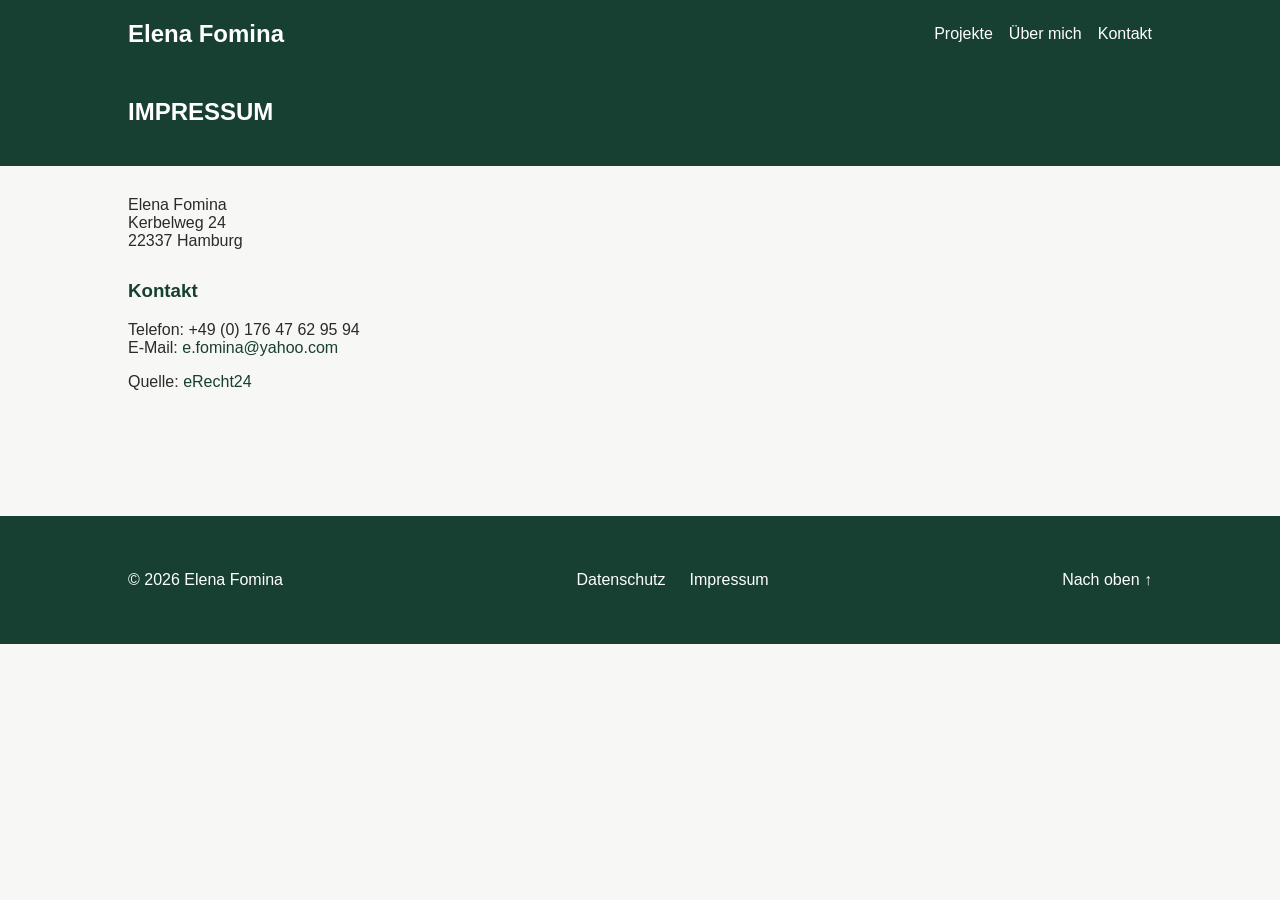
<file: html/impressum.html>
<!DOCTYPE html>
<html lang="de">

<head>
    <meta charset="UTF-8">
    <meta name="viewport" content="width=device-width, initial-scale=1.0">
    <link rel="icon" type="image/svg+xml" href="../images/favicon.svg">
    <link rel="icon" type="image/png" sizes="32x32" href="../images/favicon-32x32.png">
    <link rel="shortcut icon" href="../images/favicon.ico">
    <title>Impressum | Elena Fomina</title>
    <meta name="robots" content="noindex, follow">
    <link rel="stylesheet" href="../css/style-portfolio-kurz.css">
</head>

<body>
    <header class="site-header-official">

        <nav class="container">
            <a href="../index.html" class="name">Elena Fomina</a>

            <button class="burger-menu" aria-label="Menü öffnen" aria-expanded="false">
                ☰
            </button>

            <div class="navigation">
                <a href="../index.html">Projekte</a>
                <a href="../html/ueber-mich.html">Über mich</a>
                <a href="../html/kontakt.html">Kontakt</a>
            </div>
        </nav>

        <section class="hero">
            <div class="container hero-inner">

                <div class="hero-text">
                    <h1 class="h1-uppercase">
                        Impressum
                    </h1>

                </div>
            </div>
        </section>
    </header>
    <main>
        <section class="container">

            <div class="legal-notice">
                <p>Elena Fomina<br />
                    Kerbelweg 24<br />
                    22337 Hamburg</p>

                <h3>Kontakt</h3>
                <p>Telefon: +49 (0) 176 47 62 95 94<br />
                    E-Mail: <a href="mailto:e.fomina@yahoo.com">e.fomina@yahoo.com</a></p>

                <p>Quelle: <a href="https://www.e-recht24.de">eRecht24</a></p>
            </div>


        </section>
    </main>

    <footer class="site-footer">
        <div class="container footer-inner">
            <p>© 2026 Elena Fomina</p>
            <nav class="navigation-footer">
                <a href="../html/datenschutz.html">Datenschutz</a>
                <a href="#">Impressum</a>
            </nav>
            <a href="#">Nach oben ↑</a>
        </div>

    </footer>

    <script src="../js/jquery-4.0.0.min.js"></script>
    <script src="../js/script.js"></script>

</body>

</html>
</file>
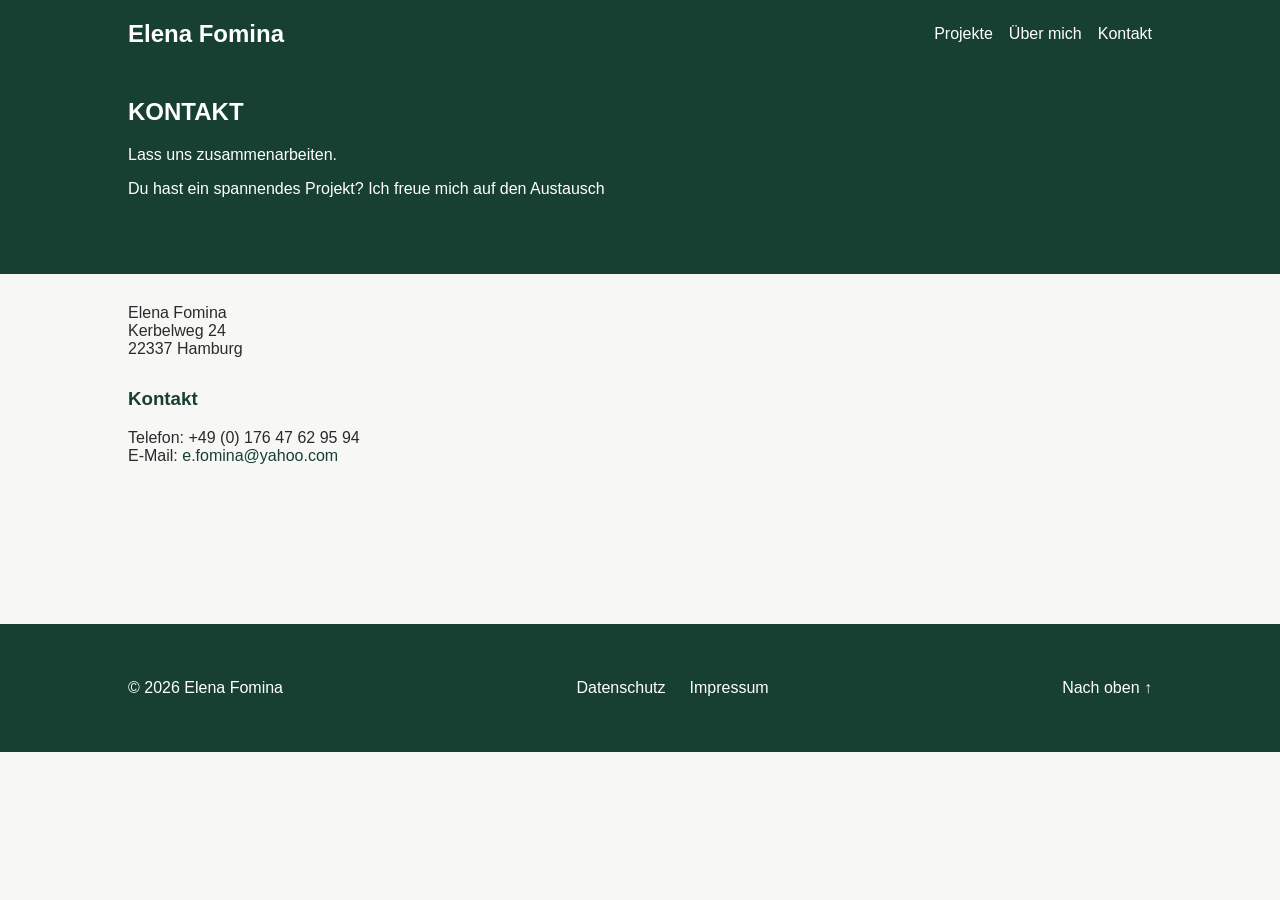
<file: html/kontakt.html>
<!DOCTYPE html>
<html lang="de">

<head>
    <meta charset="UTF-8">
    <meta name="viewport" content="width=device-width, initial-scale=1.0">
    <link rel="icon" type="image/svg+xml" href="../images/favicon.svg">
    <link rel="icon" type="image/png" sizes="32x32" href="../images/favicon-32x32.png">
    <link rel="shortcut icon" href="../images/favicon.ico">
    <title>Kontakt – Elena Fomina | UX/UI & Digital Design</title>
    <meta name="description" content="Kontaktiere Elena Fomina für Anfragen 
    zu UX/UI Design, Webdesign und visueller Kommunikation. Ich freue mich auf 
    interessante digitale Projekte.">
    <link rel="stylesheet" href="../css/style-portfolio-kurz.css">
</head>

<body>
    <header class="site-header">

        <nav class="container">
            <a href="../index.html" class="name">Elena Fomina</a>

            <button class="burger-menu" aria-label="Menü öffnen" aria-expanded="false">
                ☰
            </button>

            <div class="navigation">
                <a href="../index.html">Projekte</a>
                <a href="../html/ueber-mich.html">Über mich</a>
                <a href="../html/kontakt.html">Kontakt</a>
            </div>
        </nav>
        <section class="hero">
            <div class="container hero-inner">

                <div class="hero-text">
                    <h1 class="h1-uppercase">
                        Kontakt
                    </h1>

                    <p>
                        <bold>Lass uns zusammenarbeiten.</bold>
                    </p>

                    <p>
                        Du hast ein spannendes Projekt? Ich freue mich auf den Austausch
                    </p>

                </div>
            </div>
        </section>
    </header>

    <main>
        <section class="container">

            <div class="legal-notice">
                <p>Elena Fomina<br />
                    Kerbelweg 24<br />
                    22337 Hamburg</p>

                <h3>Kontakt</h3>
                <p>Telefon: +49 (0) 176 47 62 95 94<br />
                    E-Mail: <a href="mailto:e.fomina@yahoo.com">e.fomina@yahoo.com</a></p>
            </div>


        </section>
        <!--         <section class="contact container">

            <div class="contact-info">
                <strong>Elena Fomina</strong><br>
                <span>Kerbelweg 24</span>
                <span>22337 Hamburg</span>
                <br>
                <strong>e.fomina@yahoo.com</strong>
                <br>
                <strong>017647629594</strong>
            </div>
                    </section> -->

        <!--             <div class="form-wrapper">

                <form id="contact-form" novalidate>
                    <label for="firstname">Vorname</label>
                    <input id="firstname" type="text" name="firstname" autocomplete="given-name" required>

                    <label for="lastname">Nachname</label>
                    <input id="lastname" type="text" name="lastname" autocomplete="family-name" required>

                    <label for="email">E-Mail-Adresse</label>
                    <input id="email" type="email" name="email" autocomplete="email" required>

                    <label for="subject">Betreff</label>
                    <input id="subject" type="text" name="subject" required>

                    <label for="message">Nachricht</label>
                    <textarea id="message" name="message" rows="5" required></textarea>

                    <div class="checkbox-wrapper">
                        <input id="privacy" type="checkbox" name="privacy" required>
                        <label for="privacy">
                            Ich akzeptiere die
                            <a href="../html/datenschutz.html" target="_blank" rel="noopener noreferrer">
                                Datenschutzerklärung.
                            </a>
                        </label>
                    </div>

                    <p id="form-error" class="form-error" role="alert"></p>

                    <button type="submit" class="btn btn-primary">
                        Nachricht senden
                    </button>

                    <p id="form-success" class="form-success" role="status" hidden>
                        Vielen Dank für deine Nachricht! Ich melde mich so bald wie möglich.
                    </p>
                </form>

            </div> -->


    </main>
    <footer class="site-footer">
        <div class="container footer-inner">
            <p>© 2026 Elena Fomina</p>
            <nav class="navigation-footer">
                <a href="../html/datenschutz.html">Datenschutz</a>
                <a href="../html/impressum.html">Impressum</a>
            </nav>
            <a href="#">Nach oben ↑</a>
        </div>

    </footer>

    <script src="../js/jquery-4.0.0.min.js"></script>
    <script src="../js/script.js"></script>

</body>

</html>
</file>
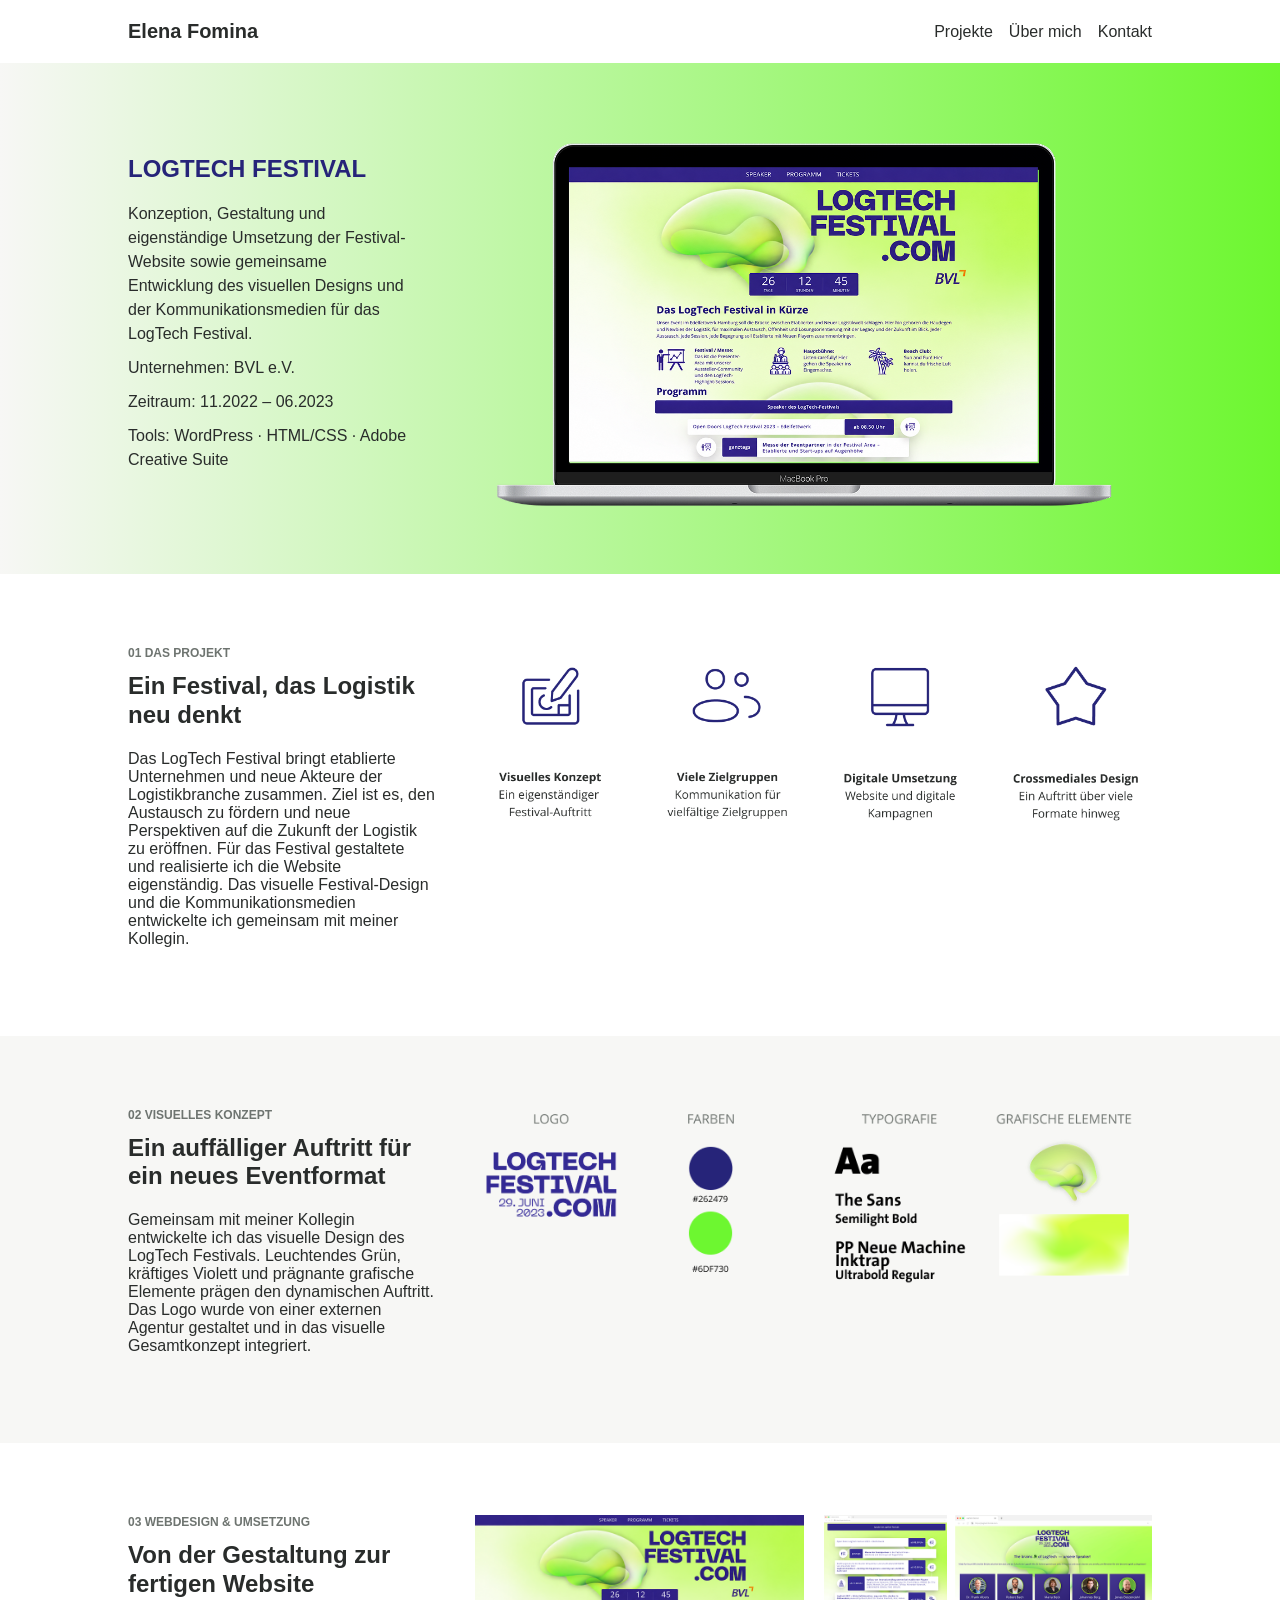
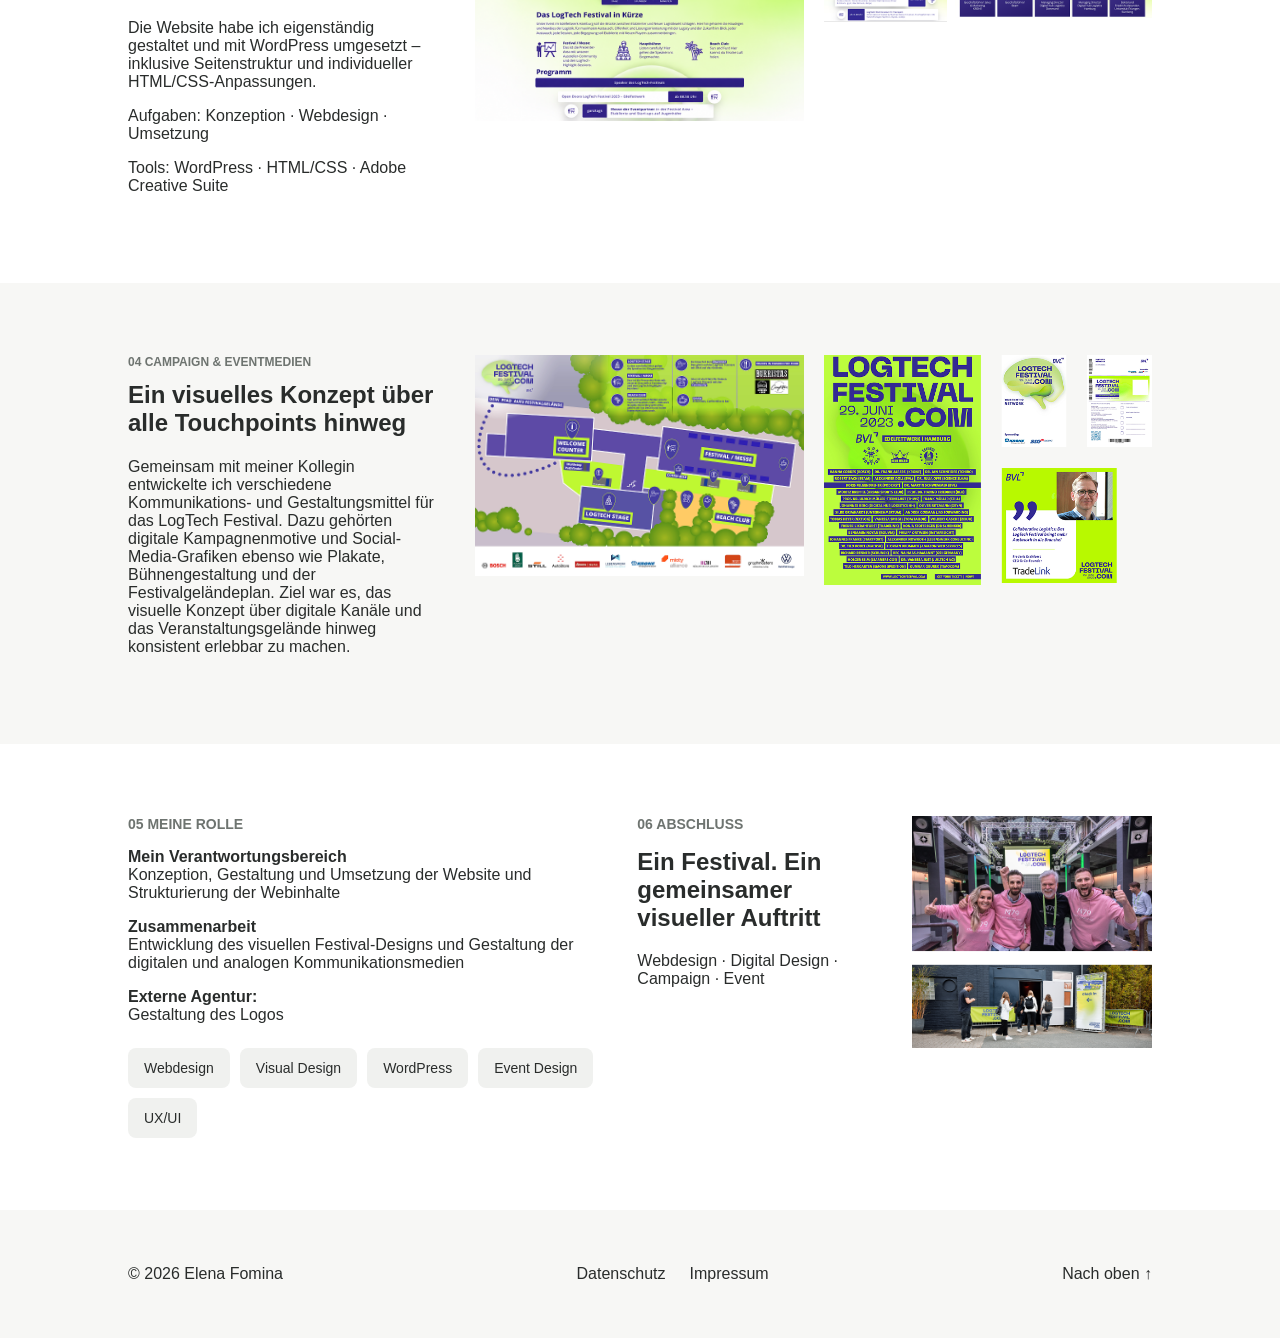
<file: html/logtech-festival.html>
<!DOCTYPE html>
<html lang="de">

<head>
    <meta charset="UTF-8">
    <meta name="viewport" content="width=device-width, initial-scale=1.0">
    <link rel="icon" type="image/svg+xml" href="../images/favicon.svg">
    <link rel="icon" type="image/png" sizes="32x32" href="../images/favicon-32x32.png">
    <link rel="shortcut icon" href="../images/favicon.ico">
    <title>LogTech Festival – Webdesign & Kampagne | Elena Fomina</title>
    <meta name="description" content="Entdecke das LogTech Festival-Projekt von Elena Fomina mit Webdesign, 
    visueller Gestaltung und digitalen Kampagnen für ein Event rund um Logistik und Technologie.">
    <link rel="stylesheet" href="../css/style-logtech.css">
</head>

<body>
    <header class="site-header">

        <nav class="container">
            <a href="../index.html" class="name">Elena Fomina</a>

            <button class="burger-menu" aria-label="Menü öffnen" aria-expanded="false">
                ☰
            </button>

            <div class="navigation">
                <a href="../index.html">Projekte</a>
                <a href="../html/ueber-mich.html">Über mich</a>
                <a href="../html/kontakt.html">Kontakt</a>
            </div>
        </nav>
        <section class="hero">
            <div class="container project-header">

                <div class="project-text">
                    <h1 class="h1-uppercase">
                        LogTech Festival
                    </h1>

                    <p>
                        Konzeption, Gestaltung und eigenständige Umsetzung der Festival-Website sowie
                        gemeinsame Entwicklung des visuellen Designs und der Kommunikationsmedien für
                        das LogTech Festival.
                    </p>

                    <p>
                        Unternehmen: BVL e.V.
                    </p>

                    <p>
                        Zeitraum: 11.2022 – 06.2023
                    </p>
                    <p>
                        Tools: WordPress · HTML/CSS · Adobe Creative Suite
                    </p>

                </div>

                <div class="project-image">
                    <img src="../images/Header Logtech Festival.png" alt="Header Logtech Festival">
                </div>
            </div>
        </section>
    </header>
    <main>
        <section class="case-section container">
            <div class="case-text">
                <h3>01 DAS PROJEKT</h3>
                <h2>Ein Festival, das Logistik neu denkt</h2>
                <p>
                    Das LogTech Festival bringt etablierte Unternehmen und neue Akteure der
                    Logistikbranche zusammen. Ziel ist es, den Austausch zu fördern und neue
                    Perspektiven auf die Zukunft der Logistik zu eröffnen.
                    Für das Festival gestaltete und realisierte ich die Website eigenständig.
                    Das visuelle Festival-Design und die Kommunikationsmedien entwickelte ich
                    gemeinsam mit meiner Kollegin.
                </p>
            </div>
            <div class="case-images">
                <div class="image-container">
                    <img src="../images/Logtech 01 1.png" alt="Das Projekt von Logtech Bild 1">
                </div>
                <div class="image-container">
                    <img src="../images/Logtech 01 2.png" alt="Das Projekt von Logtech Bild 2">
                </div>
            </div>
        </section>
        <section class="case-section container">
            <div class="case-text">
                <h3>02 Visuelles Konzept</h3>
                <h2>Ein auffälliger Auftritt für ein neues Eventformat</h2>
                <p>
                    Gemeinsam mit meiner Kollegin entwickelte ich das visuelle Design des LogTech
                    Festivals. Leuchtendes Grün, kräftiges Violett und prägnante grafische Elemente
                    prägen den dynamischen Auftritt.
                    Das Logo wurde von einer externen Agentur gestaltet und in das visuelle
                    Gesamtkonzept integriert.
                </p>
            </div>
            <div class="case-images">
                <div class="image-container">
                    <img src="../images/Logtech 02 1.png" alt="Bildsprache von Logtech Bild 1">
                </div>
                <div class="image-container">
                    <img src="../images/Logtech 02 2.png" alt="Bildsprache Logtech Bild 2">
                </div>
            </div>
        </section>
        <section class="case-section container">
            <div class="case-text">
                <h3>03 WEBDESIGN & UMSETZUNG</h3>
                <h2>Von der Gestaltung zur fertigen Website</h2>
                <p>
                    Die Website habe ich eigenständig gestaltet und mit WordPress umgesetzt –
                    inklusive Seitenstruktur und individueller HTML/CSS-Anpassungen.
                </p>
                <p>Aufgaben: Konzeption · Webdesign · Umsetzung</p>
                <p>Tools: WordPress · HTML/CSS · Adobe Creative Suite</p>
            </div>
            <div class="case-images">
                <div class="image-container">
                    <img src="../images/Logtech 03 1.png" alt="Webdesign von Logtech Bild 1">
                </div>
                <div class="image-container">
                    <img src="../images/Logtech 03 2.png" alt="Webdesign Logtech Bild 2">
                </div>
            </div>
        </section>
        <section class="case-section container">
            <div class="case-text">
                <h3>04 CAMPAIGN & EVENTMEDIEN</h3>
                <h2>Ein visuelles Konzept über alle Touchpoints hinweg</h2>
                <p>
                    Gemeinsam mit meiner Kollegin entwickelte ich verschiedene Kommunikations-
                    und Gestaltungsmittel für das LogTech Festival. Dazu gehörten digitale Kampagnenmotive und
                    Social-Media-Grafiken ebenso wie Plakate, Bühnengestaltung und der Festivalgeländeplan.
                    Ziel war es, das visuelle Konzept über digitale Kanäle und das Veranstaltungsgelände hinweg
                    konsistent erlebbar zu machen.
                </p>
            </div>
            <div class="case-images">
                <div class="image-container">
                    <img src="../images/Logtech 04 1.png" alt="Eventdesign von Logtech Bild 1">
                </div>
                <div class="image-container">
                    <img src="../images/Logtech 04 2.png" alt="Eventsdesign Logtech Bild 2">
                </div>
            </div>
        </section>

        <section class="project-footer container">

            <div class="project-role">
                <h3>05 Meine Rolle</h3>

                <p>
                    <b>Mein Verantwortungsbereich</b><br>
                    Konzeption, Gestaltung und Umsetzung der Website und
                    Strukturierung der Webinhalte
                </p>

                <p>
                    <b>Zusammenarbeit </b><br>
                    Entwicklung des visuellen Festival-Designs und Gestaltung der digitalen
                    und analogen Kommunikationsmedien
                </p>

                <p>
                    <b>Externe Agentur: </b><br>
                    Gestaltung des Logos
                </p>

                <div class="skills">
                    <span>Webdesign</span>
                    <span>Visual Design</span>
                    <span>WordPress</span>
                    <span>Event Design</span>
                    <span>UX/UI</span>
                </div>
            </div>

            <div class="project-result">
                <h3>06 Abschluss</h3>

                <h2>
                    Ein Festival. Ein gemeinsamer visueller Auftritt
                </h2>

                <p>Webdesign · Digital Design · Campaign · Event</p>
            </div>

            <div class="project-result-image">
                <img src="../images/Logtech Fotos.png" alt="Fotos Logtech Festival">
            </div>

        </section>
    </main>

    <footer class="site-footer">
        <div class="container footer-inner">
            <p>© 2026 Elena Fomina</p>
            <nav class="navigation-footer">
                <a href="../html/datenschutz.html">Datenschutz</a>
                <a href="../html/impressum.html">Impressum</a>
            </nav>
            <a href="#">Nach oben ↑</a>
        </div>

    </footer>

    <script src="../js/jquery-4.0.0.min.js"></script>
    <script src="../js/script.js"></script>

</body>
</file>
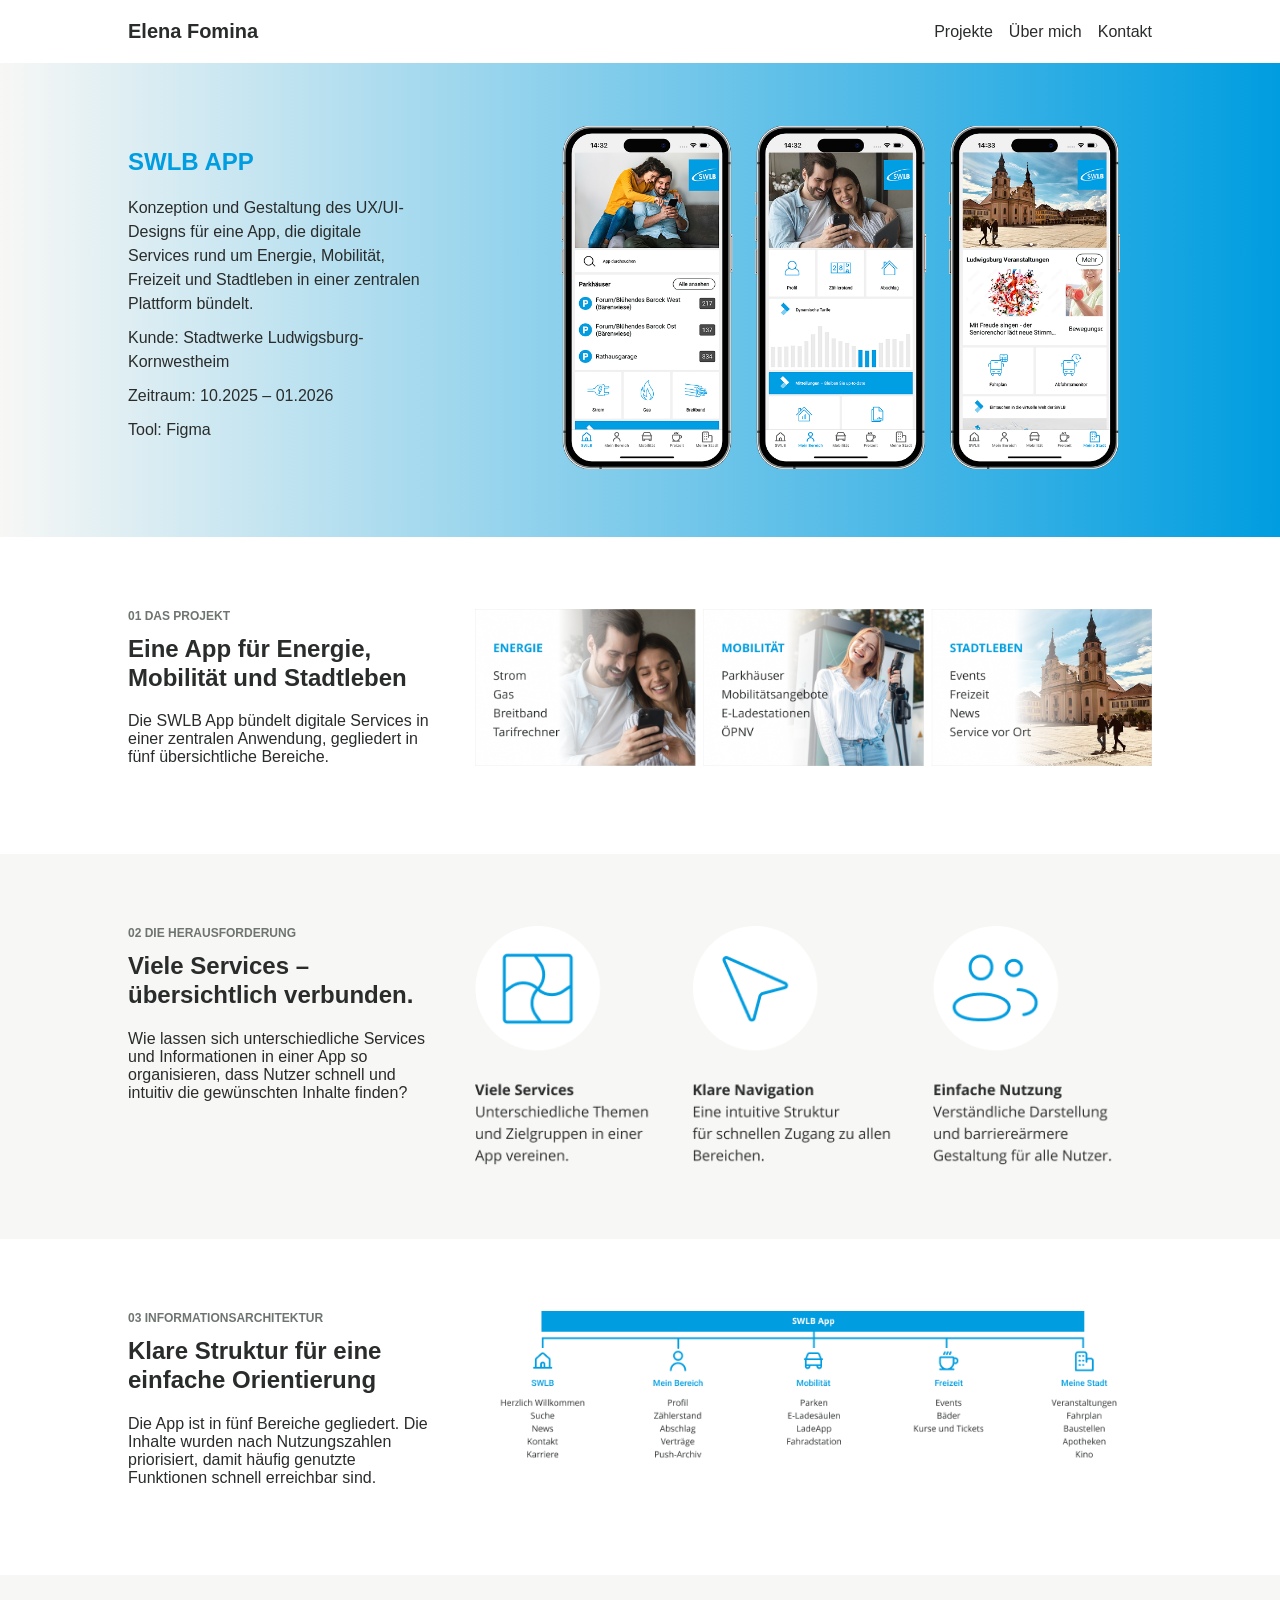
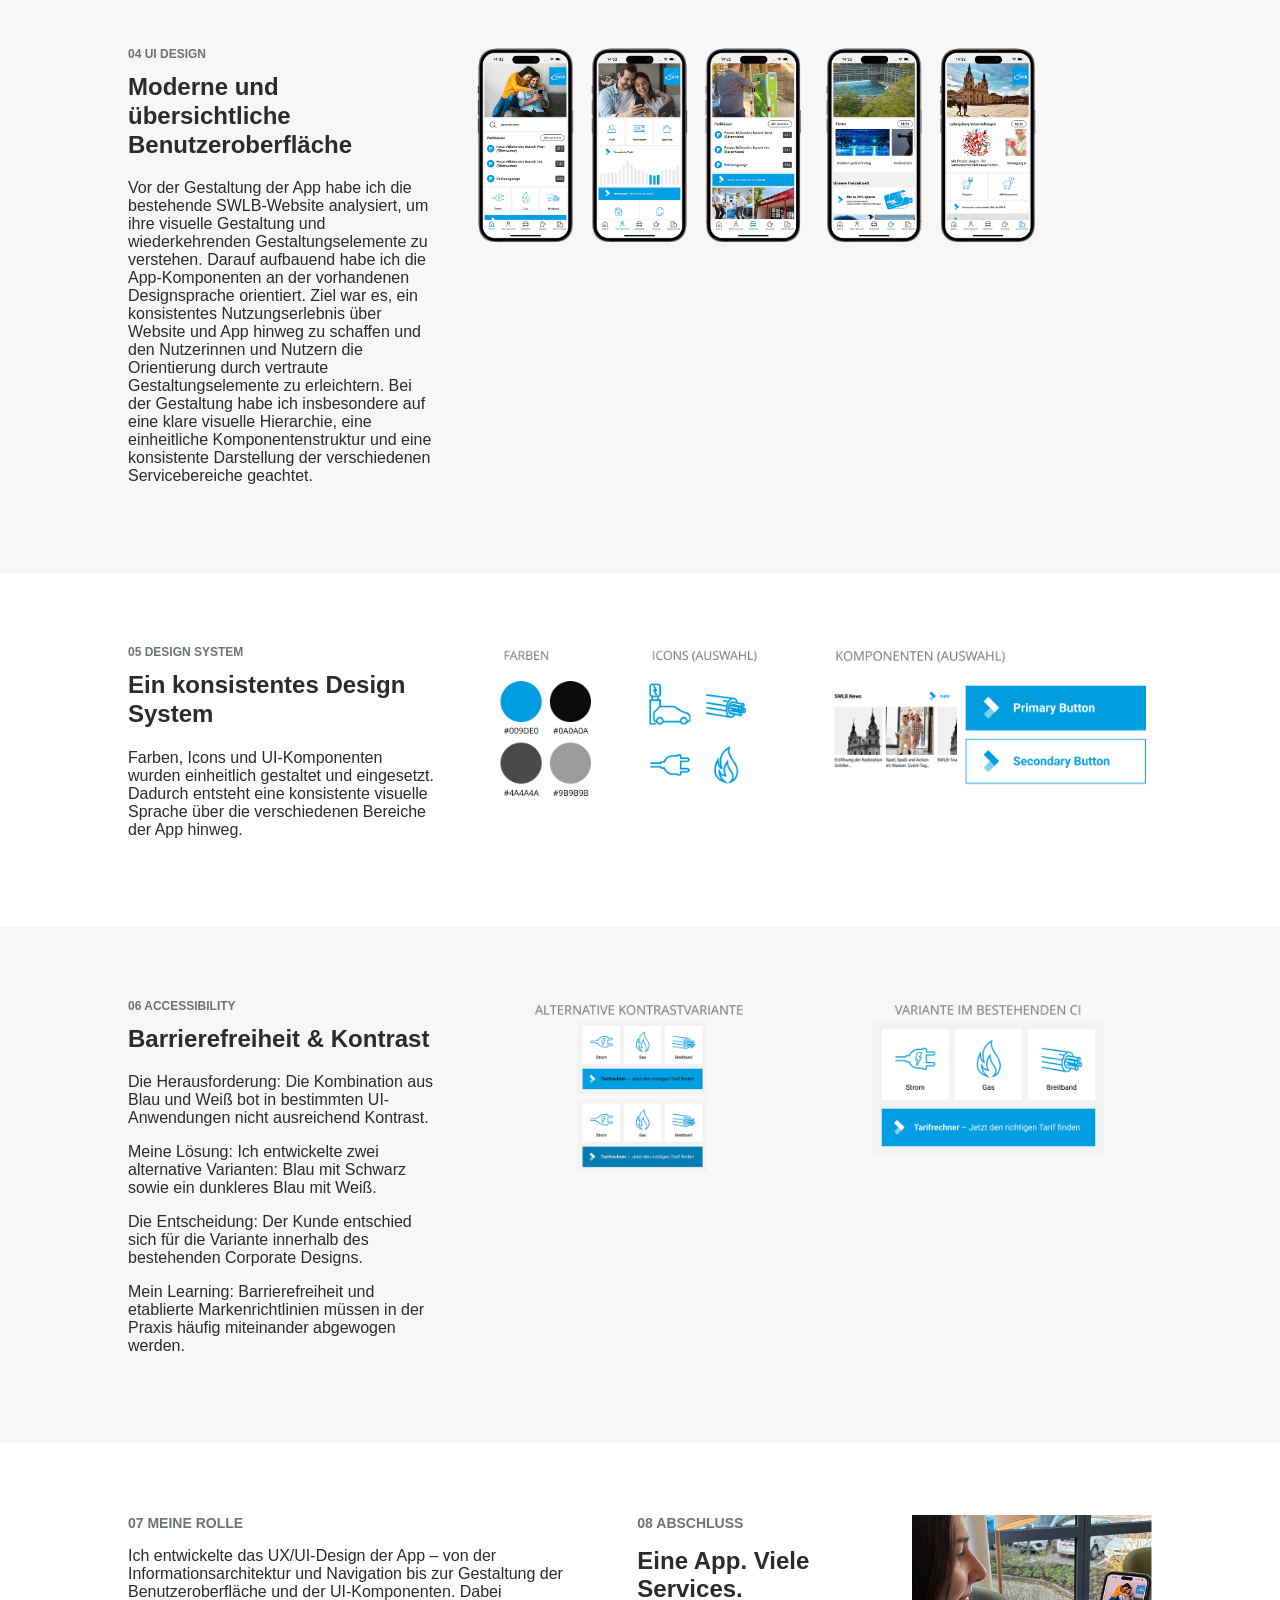
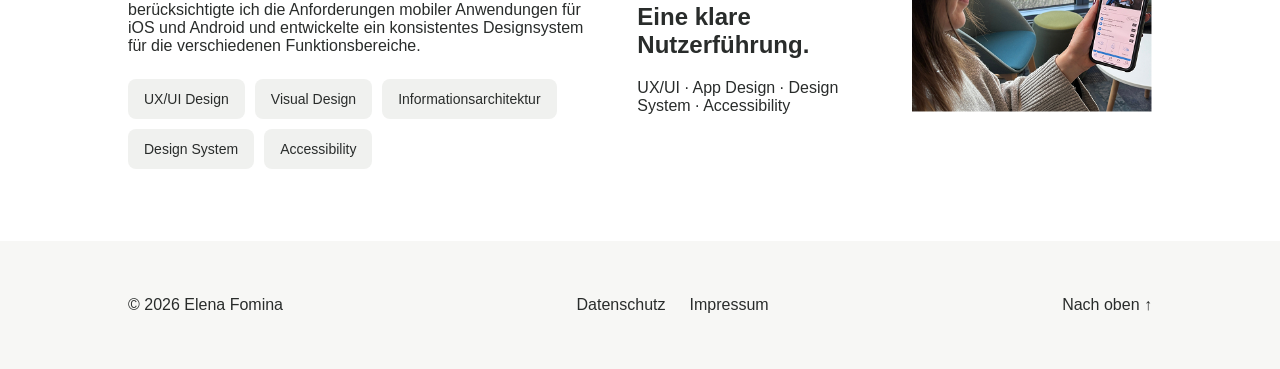
<file: html/swlb.html>
<!DOCTYPE html>
<html lang="de">

<head>
    <meta charset="UTF-8">
    <meta name="viewport" content="width=device-width, initial-scale=1.0">
    <link rel="icon" type="image/svg+xml" href="../images/favicon.svg">
    <link rel="icon" type="image/png" sizes="32x32" href="../images/favicon-32x32.png">
    <link rel="shortcut icon" href="../images/favicon.ico">
    <title>SWLB App – UX/UI Design Case Study | Elena Fomina</title>
    <meta name="description" content="UX/UI Design Case Study zur SWLB App: Elena Fomina 
    zeigt die Konzeption einer zentralen App für Energie, Mobilität, Freizeit und Stadtleben.">
    <link rel="stylesheet" href="../css/style-swlb.css">
</head>

<body>
    <header class="site-header">

        <nav class="container">
            <a href="../index.html" class="name">Elena Fomina</a>

            <button class="burger-menu" aria-label="Menü öffnen" aria-expanded="false">
                ☰
            </button>

            <div class="navigation">
                <a href="../index.html">Projekte</a>
                <a href="../html/ueber-mich.html">Über mich</a>
                <a href="../html/kontakt.html">Kontakt</a>
            </div>
        </nav>
        <section class="hero">
            <div class="container project-header">

                <div class="project-text">
                    <h1 class="h1-uppercase">
                        SWLB App
                    </h1>

                    <p>
                        Konzeption und Gestaltung des UX/UI-Designs für eine App, die digitale Services rund um
                        Energie, Mobilität, Freizeit und Stadtleben in einer zentralen Plattform bündelt.
                    </p>

                    <p>
                        Kunde: Stadtwerke Ludwigsburg-Kornwestheim
                    </p>

                    <p>
                        Zeitraum: 10.2025 – 01.2026
                    </p>
                    <p>
                        Tool: Figma
                    </p>

                </div>

                <div class="project-image">
                    <img src="../images/Header swlb.png" alt="SWLB App mit mehreren Smartphone-Ansichten">
                </div>
            </div>
        </section>
    </header>
    <main>
        <section class="case-section container">
            <div class="case-text">
                <h3>01 DAS PROJEKT</h3>
                <h2>Eine App für Energie, Mobilität und Stadtleben</h2>
                <p>
                    Die SWLB App bündelt digitale Services in einer zentralen Anwendung,
                    gegliedert in fünf übersichtliche Bereiche.
                </p>
            </div>
            <div class="case-visual--large">
                <img src="../images/SWLB Projekt.png" alt="SWLB App: Übersicht der Energie-Services">
            </div>
        </section>
        <section class="case-section container">
            <div class="case-text">
                <h3>02 Die Herausforderung</h3>
                <h2>Viele Services – übersichtlich verbunden.</h2>
                <p>
                    Wie lassen sich unterschiedliche Services und Informationen in einer
                    App so organisieren, dass Nutzer schnell und intuitiv die gewünschten Inhalte finden?
                </p>
            </div>
            <div class="case-visual--large">
                <img src="../images/Touchpoints.png" alt="SWLB App: App Vorteile">

            </div>
        </section>
        <section class="case-section container">
            <div class="case-text">
                <h3>03 Informationsarchitektur</h3>
                <h2>Klare Struktur für eine einfache Orientierung</h2>
                <p>
                    Die App ist in fünf Bereiche gegliedert. Die Inhalte wurden nach Nutzungszahlen
                    priorisiert, damit häufig genutzte Funktionen schnell erreichbar sind.
                </p>
            </div>
            <div class="case-visual--large">
                <img src="../images/UX-Aufteilung.png" alt="SWLB App: UX-Aufteilung">

            </div>
        </section>
        <section class="case-section container">
            <div class="case-text">
                <h3>04 UI Design</h3>
                <h2>Moderne und übersichtliche Benutzeroberfläche</h2>
                <p>
                    Vor der Gestaltung der App habe ich die bestehende SWLB-Website analysiert,
                    um ihre visuelle Gestaltung und wiederkehrenden Gestaltungselemente zu verstehen.
                    Darauf aufbauend habe ich die App-Komponenten an der vorhandenen Designsprache orientiert. Ziel war
                    es, ein konsistentes Nutzungserlebnis über Website und App hinweg zu schaffen und den Nutzerinnen
                    und Nutzern die Orientierung durch vertraute Gestaltungselemente zu erleichtern.
                    Bei der Gestaltung habe ich insbesondere auf eine klare visuelle Hierarchie, eine einheitliche
                    Komponentenstruktur und eine konsistente Darstellung der verschiedenen Servicebereiche geachtet.
                </p>
            </div>

            <div class="case-images">
                <div class="image-container">
                    <img src="../images/swlb 04 1.png" alt="SWLB App: App Design Bild 1">
                </div>
                <div class="image-container">
                    <img src="../images/swlb 04 2.png" alt="SWLB App: App Design Bild 2">
                </div>
            </div>
        </section>
        <section class="case-section container">
            <div class="case-text">
                <h3>05 Design System</h3>
                <h2>Ein konsistentes Design System</h2>
                <p>
                    Farben, Icons und UI-Komponenten wurden einheitlich gestaltet und eingesetzt.
                    Dadurch entsteht eine konsistente visuelle Sprache über die verschiedenen Bereiche der App hinweg.
                </p>
            </div>
            <div class="case-images">
                <div class="image-container">
                    <img src="../images/swlb 05 1.png" alt="SWLB App: Design Elemente Bild 1">
                </div>
                <div class="image-container">
                    <img src="../images/swlb 05 2.png" alt="SWLB App: Design Elemente Bild 2">
                </div>
            </div>
        </section>
        <section class="case-section container">
            <div class="case-text">
                <h3>06 Accessibility</h3>
                <h2>Barrierefreiheit & Kontrast</h2>
                <p>
                    Die Herausforderung: Die Kombination aus Blau und Weiß bot in bestimmten
                    UI-Anwendungen nicht ausreichend Kontrast.
                </p>
                <p>
                    Meine Lösung: Ich entwickelte zwei alternative Varianten:
                    Blau mit Schwarz sowie ein dunkleres Blau mit Weiß.
                </p>
                <p>
                    Die Entscheidung: Der Kunde entschied sich für die Variante innerhalb
                    des bestehenden Corporate Designs.
                </p>
                <p>
                    Mein Learning: Barrierefreiheit und etablierte Markenrichtlinien müssen
                    in der Praxis häufig miteinander abgewogen werden.
                </p>
            </div>
            <div class="case-images">
                <div class="image-container">
                    <img src="../images/swlb 06 1.png" alt="SWLB App: Barrierefreiheit in der App Bild 1">
                </div>
                <div class="image-container">
                    <img src="../images/swlb 06 2.png" alt="SWLB App: Barrierefreiheit in der App Bild 2">
                </div>
            </div>

        </section>
        <section class="project-footer container">

            <div class="project-role">
                <h3>07 Meine Rolle</h3>

                <p>
                    Ich entwickelte das UX/UI-Design der App – von der
                    Informationsarchitektur und Navigation bis zur Gestaltung
                    der Benutzeroberfläche und der UI-Komponenten. Dabei
                    berücksichtigte ich die Anforderungen mobiler Anwendungen
                    für iOS und Android und entwickelte ein konsistentes
                    Designsystem für die verschiedenen Funktionsbereiche.
                </p>

                <div class="skills">
                    <span>UX/UI Design</span>
                    <span>Visual Design</span>
                    <span>Informationsarchitektur</span>
                    <span>Design System</span>
                    <span>Accessibility</span>
                </div>
            </div>

            <div class="project-result">
                <h3>08 Abschluss</h3>

                <h2>
                    Eine App. Viele Services.<br>
                    Eine klare Nutzerführung.
                </h2>

                <p>UX/UI · App Design · Design System · Accessibility</p>
            </div>

            <div class="project-result-image">
                <img src="../images/SWLB Foto mit der App.png" alt="SWLB App in Anwendung">
            </div>

        </section>
    </main>

    <footer class="site-footer">
        <div class="container footer-inner">
            <p>© 2026 Elena Fomina</p>
            <nav class="navigation-footer">
                <a href="../html/datenschutz.html">Datenschutz</a>
                <a href="../html/impressum.html">Impressum</a>
            </nav>
            <a href="#">Nach oben ↑</a>
        </div>

    </footer>

    <script src="../js/jquery-4.0.0.min.js"></script>
    <script src="../js/script.js"></script>
</body>
</file>
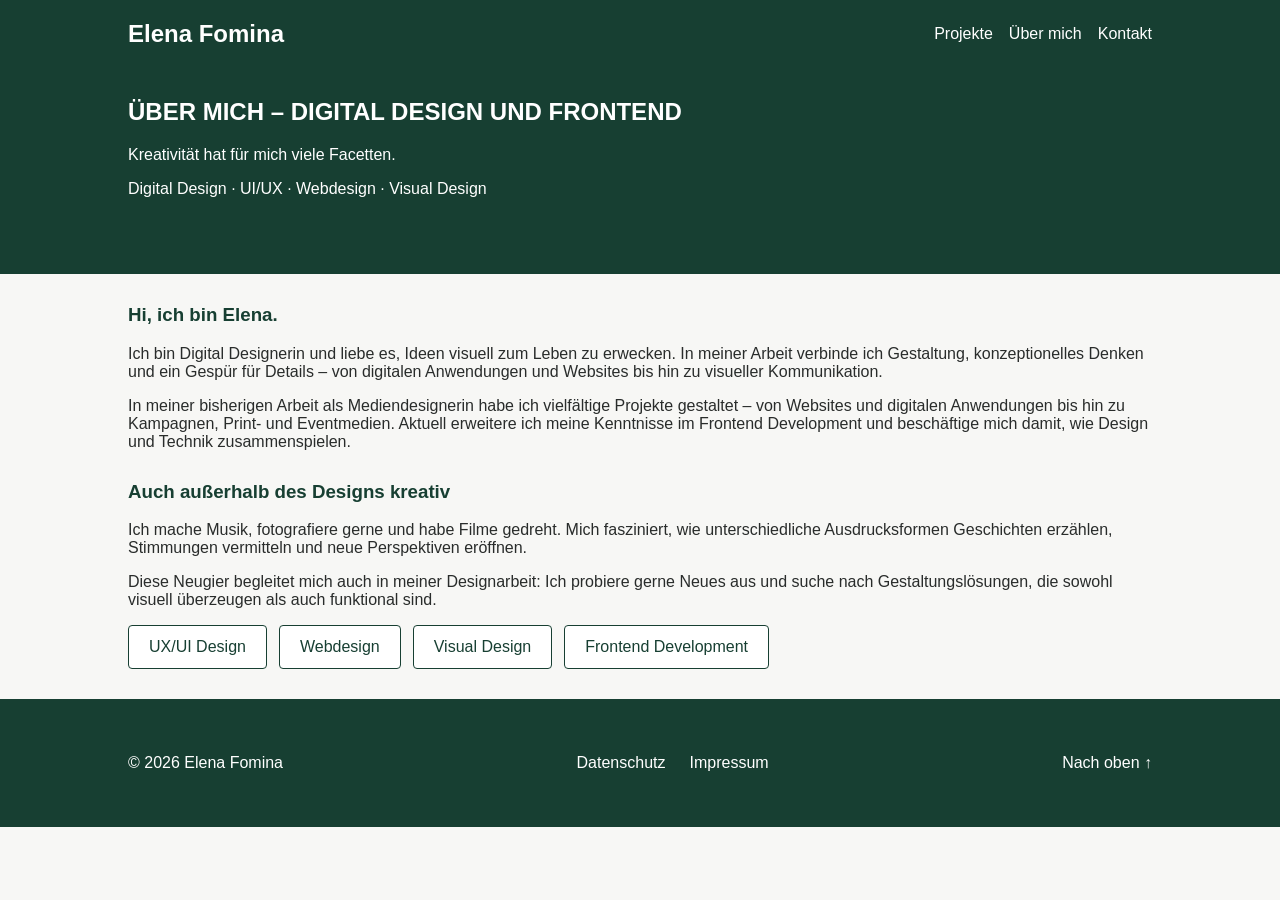
<file: html/ueber-mich.html>
<!DOCTYPE html>
<html lang="de">

<head>
    <meta charset="UTF-8">
    <meta name="viewport" content="width=device-width, initial-scale=1.0">
    <link rel="icon" type="image/svg+xml" href="../images/favicon.svg">
    <link rel="icon" type="image/png" sizes="32x32" href="../images/favicon-32x32.png">
    <link rel="shortcut icon" href="../images/favicon.ico">
    <title>Über mich – Elena Fomina | Digital Designerin</title>
    <meta name="description" content="Erfahre mehr über Elena Fomina, Digital Designerin mit 
    Erfahrung in UX/UI Design, Webdesign und visueller Kommunikation sowie Kenntnissen in HTML und CSS.">
    <link rel="stylesheet" href="../css/style-portfolio-kurz.css">
</head>

<body>
    <header class="site-header">

        <nav class="container">
            <a href="../index.html" class="name">Elena Fomina</a>

            <button class="burger-menu" aria-label="Menü öffnen" aria-expanded="false">
                ☰
            </button>

            <div class="navigation">
                <a href="../index.html">Projekte</a>
                <a href="#">Über mich</a>
                <a href="../html/kontakt.html">Kontakt</a>
            </div>
        </nav>
        <section class="hero">
            <div class="container hero-inner">

                <div class="hero-text">
                    <h1 class="h1-uppercase">
                        Über mich – Digital Design und Frontend
                    </h1>

                    <p>
                        <bold>Kreativität hat für mich viele Facetten.</bold>
                    </p>

                    <p>
                        Digital Design · UI/UX · Webdesign · Visual Design
                    </p>

                </div>
            </div>
        </section>
    </header>
    <main>
        <section class="about me container">
            <h3>
                Hi, ich bin Elena.
            </h3>
            <p>
                Ich bin Digital Designerin und liebe es, Ideen visuell zum Leben zu erwecken.
                In meiner Arbeit verbinde ich Gestaltung, konzeptionelles Denken und ein Gespür für Details –
                von digitalen Anwendungen und Websites bis hin zu visueller Kommunikation. </p>
            <p>
                In meiner bisherigen Arbeit als Mediendesignerin habe ich vielfältige Projekte gestaltet –
                von Websites und digitalen Anwendungen bis hin zu Kampagnen, Print- und Eventmedien. Aktuell erweitere
                ich meine Kenntnisse im Frontend Development und beschäftige mich damit, wie Design und Technik
                zusammenspielen.
            </p>

            <h3>
                Auch außerhalb des Designs kreativ
            </h3>
            <p>
                Ich mache Musik, fotografiere gerne und habe Filme gedreht. Mich fasziniert, wie unterschiedliche
                Ausdrucksformen
                Geschichten erzählen, Stimmungen vermitteln und neue Perspektiven eröffnen.
            </p>
            <p>
                Diese Neugier begleitet mich auch in meiner Designarbeit: Ich probiere gerne Neues aus und suche nach
                Gestaltungslösungen,
                die sowohl visuell überzeugen als auch funktional sind.
            </p>
            <div class="btn-container">
                <p>
                    UX/UI Design
                </p>
                <p>
                    Webdesign
                </p>
                <p>
                    Visual Design
                </p>
                <p>
                    Frontend Development
                </p>
            </div>
        </section>
    </main>
    <footer class="site-footer">
        <div class="container footer-inner">
            <p>© 2026 Elena Fomina</p>
            <nav class="navigation-footer">
                <a href="../html/datenschutz.html">Datenschutz</a>
                <a href="../html/impressum.html">Impressum</a>
            </nav>
            <a href="#">Nach oben ↑</a>
        </div>

    </footer>
    <script src="../js/jquery-4.0.0.min.js"></script>
    <script src="../js/script.js"></script>

</body>
</file>
<file: css/style-portfolio.css>
* {
    box-sizing: border-box;
}

html {
    scroll-behavior: smooth;
    scroll-padding-top: 30px;
}

:root {
    --color-primary: #173F32;
    --color-background: #F7f7f5;
    --color-text: #292C2B;
    --color-text-white: #FFFFFF;
    --color-hover: #355C4A;
    --color-light: #F0F1EF;
    --color-accent: #8FAF9B;
    --content-max-width: 1200px;
    --space-section: 80px;
    --radius: 14px;
}

body {
    margin: 0;
    font-family: sans-serif;
    background: var(--color-background);
    color: var(--color-text);
}

h1,
h2,
h3,
p {
    margin-top: 0;
}

img {
    display: block;
    max-width: 100%;
    height: auto;
}

.container {
    width: 92%;
    max-width: var(--content-max-width);
    margin-left: auto;
    margin-right: auto;
}


.btn {
    display: inline-block;
    box-sizing: border-box;
    padding: 12px 14px;
    border: 2px solid transparent;
    border-radius: 4px;
    font-size: 14px;
    font-weight: 500;
    text-decoration: none;
    text-align: center;
    line-height: 1.3;
    cursor: pointer;
    transition: background-color 0.3s ease, border-color 0.3s ease, color 0.3s ease;
    overflow-wrap: anywhere;
}

.btn p {
    margin: 0;
}

.btn-primary {
    background-color: var(--color-primary);
    color: var(--color-text-white);
    border-color: var(--color-primary);
}

.btn-primary:hover,
.btn-primary:focus-visible {
    background-color: var(--color-hover);
    border-color: var(--color-hover);
    color: var(--color-text-white);
}

.btn-secondary {
    background-color: var(--color-text-white);
    border-color: var(--color-primary);
    color: var(--color-primary);
}

.btn-secondary:hover,
.btn-secondary:focus-visible {
    background-color: var(--color-light);
    border-color: var(--color-light);
    color: var(--color-primary);
}

.site-header {
    background-color: var(--color-primary);
    color: var(--color-text-white);
}

.site-header nav.container {
    display: flex;
    flex-direction: row;
    align-items: center;
    justify-content: space-between;
    padding-top: 20px;
    padding-bottom: 20px;
}

nav a {
    color: var(--color-text-white);
    text-decoration: none;
}

.name {
    font-size: 1.25rem;
    font-weight: bold;
}

.navigation {
    display: flex;
    flex-wrap: wrap;
    align-items: center;
    gap: 12px 16px;
}

.navigation a:hover,
.navigation a:focus-visible,
.active {
    color: var(--color-accent);
}

.hero {
    background-color: var(--color-primary);
}

.hero-inner {
    display: flex;
    flex-direction: column;
    align-items: stretch;
    gap: 28px;
    padding: 36px 0 44px;
}

.hero-text {
    flex: 1 1 auto;
    min-width: 0;
    color: var(--color-text-white);
}

.hero-text h1 {
    font-size: 1.7rem;
    line-height: 1.2;
}

.hero-text p {
    line-height: 1.6;
}

.hero-image {
    width: 100%;
    min-width: 0;
}

.hero-image img {
    width: 100%;
    height: auto;
    max-height: 380px;
    object-fit: cover;
    object-position: center;
    border-radius: 12px;
}

.h1-uppercase {
    font-weight: bold;
    text-transform: uppercase;
}

.projects {
    background-color: var(--color-text-white);
}

.projects-section {
    padding: 20px 0;
}

h2 {
    color: var(--color-primary);
    margin: 28px 0;
    font-size: 1.5rem;
}

h3 {
    color: var(--color-primary);
    margin-top: 0;
}

.projects-grid {
    display: flex;
    flex-direction: column;
    align-items: stretch;
    gap: 28px;
    width: 100%;
    margin: 0 0 40px;
}

.project-card {
    display: flex;
    flex-direction: column;
    flex: 0 0 auto;
    width: 100%;
    max-width: 100%;
    min-width: 0;
    margin: 0;
    overflow: hidden;
    background-color: var(--color-text-white);
    border-radius: var(--radius);
}

.projects-grid .project-card {
    margin-bottom: 0;
}

.project-card.project-featured {
    flex-basis: auto;
    flex-grow: 0;
}

.projects-section>.container>.project-card {
    margin-bottom: 40px;
}

.project-image-link {
    display: block;
    width: 100%;
    overflow: hidden;
}

.project-image-link img,
.project-featured .project-image-link img {
    display: block;
    width: 100%;
    height: 100%;
    object-fit: cover;
    object-position: center;
    transition: transform 0.3s ease;
}

.project-image-link:hover img {
    transform: scale(1.02);
}

.project-info {
    display: flex;
    flex-direction: column;
    justify-content: space-between;
    align-items: flex-start;
    gap: 14px;
    flex: 1 1 auto;
    min-width: 0;
    padding: 16px;
}

.project-info>div {
    flex: 1 1 auto;
    width: 100%;
    min-width: 0;
}

.project-info h3 {
    font-size: 1rem;
    line-height: 1.35;
    margin: 0 0 6px;
    color: var(--color-primary);
    overflow-wrap: anywhere;
}

.project-category {
    font-size: 0.8rem;
    color: #526057;
    margin-bottom: 0;
}

.project-button {
    display: inline-block;
    flex: 0 0 auto;
    width: 100%;
    max-width: none;
    margin: 0;
    white-space: normal;
}

.site-footer {
    background: var(--color-primary);
    color: var(--color-text-white);
    padding: 30px 0;
}

.footer-inner {
    display: flex;
    flex-direction: column;
    justify-content: space-between;
    align-items: flex-start;
    gap: 20px;
}

.navigation-footer {
    display: flex;
    flex-wrap: wrap;
    gap: 16px;
}

.footer-inner a {
    color: var(--color-text-white);
    text-decoration: none;
}

.footer-inner a:hover,
.footer-inner a:focus-visible {
    color: var(--color-accent);
}

.site-footer p {
    margin: 0;
}

.burger-menu {
    display: block;
    background: none;
    border: none;
    color: var(--color-text-white);
    font-size: 28px;
    cursor: pointer;
    padding: 5px;
}

.navigation {
    display: none;
    flex-direction: column;
    align-items: flex-start;
    gap: 16px;
    width: 100%;
}

@media (min-width: 701px) {
    .container {
        width: 90%;
    }

    .site-header nav.container {

        flex-direction: row;
        align-items: center;
        justify-content: space-between;
    }

    .burger-menu {
        display: none;
    }

    .name {
        font-size: 1.5rem;
    }

    .navigation {
        display: flex;
        flex-direction: row;
        align-items: center;
        width: auto;
    }

    .hero-inner {
        flex-direction: row;
        align-items: center;
        gap: 32px;
        padding: 60px 0 80px;
    }

    .hero-text {
        flex: 1 1 0;
    }

    .hero-text h1 {
        font-size: 2rem;
    }

    .hero-image {
        flex: 0 1 260px;
        width: auto;
    }

    .hero-image img {
        height: 320px;
        max-height: none;
    }

    .projects-section {
        padding: 40px 0;
    }

    .projects-grid {
        flex-direction: row;
        gap: 32px;
        margin-bottom: 60px;
    }

    .projects-grid .project-card {
        flex: 1 1 0;
        min-width: 0;
    }

    .project-card.project-featured {
        flex-basis: 100%;
        flex-grow: 0;
    }

    .projects-section>.container>.project-card {
        margin-bottom: 60px;
    }

    .project-featured .project-image-link img {
        height: 400px;
    }

    .project-info {
        flex-direction: column;
        align-items: flex-start;
        padding: 20px;
    }

    .project-info>div {
        width: 100%;
    }

    .project-info h3 {
        font-size: 1.1rem;
    }

    .project-button {
        width: auto;
        max-width: 100%;
        padding: 14px;
        font-size: 16px;
    }

    .footer-inner {
        flex-direction: row;
        align-items: center;
        gap: 24px;
    }

    .navigation-footer {
        gap: 24px;
    }
}

@media (min-width: 901px) {
    .container {
        width: 80%;
        max-width: var(--content-max-width);
    }

    .hero-inner {
        gap: 64px;
    }

    .hero-image {
        flex: 0 0 320px;
    }

    .hero-image img {
        height: 380px;
    }

    .projects-grid {
        gap: 90px;
    }

    .project-info {
        flex-direction: row;
        align-items: center;
        gap: 16px;
        padding: 24px;
    }

    .project-info>div {
        flex: 1 1 auto;
        width: auto;
    }

    .project-info h3 {
        font-size: 1.1rem;
    }

    .project-button {
        flex: 0 0 auto;
        width: auto;
        max-width: 100%;
    }
}
</file>
<file: css/style-cx.css>
* {
    box-sizing: border-box;
}

html {
    scroll-behavior: smooth;
    scroll-padding-top: 30px;
}

:root {
    --color-primary: #64C3C8;
    --color-background: #F7f7f5;
    --color-text: #292C2B;
    --color-text-white: #FFFFFF;
    --color-hover: #355C4A;
    --color-light: #F0F1EF;
    --color-accent: #6E7470;

    --content-max-width: 1200px;
    --section-space: 40px;

    --space-section: 80px;
    --radius: 14px;

}

body {
    margin: 0;
    font-family: sans-serif;
    background: var(--color-background);
    color: var(--color-text);
}

h1,
h2,
h3,
p {
    margin-top: 0;
}

.container {
    width: 90%;
    max-width: var(--content-max-width);
    margin: 0 auto;
}

img {
    max-width: 100%;
}

.site-header {
    background: var(--color-text-white);
    color: var(--color-text);
}

.site-header>nav.container {
    display: flex;
    flex-direction: row;
    align-items: center;
    justify-content: space-between;
    padding-top: 20px;
    padding-bottom: 20px;
}

nav a {
    color: var(--color-text);
    text-decoration: none;
}

.name {
    font-size: 1.25rem;
    font-weight: bold;
}

.navigation {
    display: flex;
    flex-wrap: wrap;
    align-items: center;
    gap: 12px 18px;
}

.navigation a:hover,
.navigation a:focus,
.active {
    color: var(--color-primary);
}

.hero {
    background: linear-gradient(to right, #F7f7f5, #009DE0);
}

.project-header {
    display: flex;
    flex-direction: column;
    align-items: stretch;
    gap: 24px;
    min-height: 0;
}

.project-text {
    width: 100%;
    min-width: 0;
    padding: 24px 0;
}

.project-text p {
    font-size: 14px;
    line-height: 1.5;
    margin-bottom: 10px;
}

.h1-uppercase {
    font-weight: bold;
    text-transform: uppercase;
    color: var(--color-primary);
}

.proect-image {
    width: 100%;
    min-width: 0;
    margin: 0;
    padding: 0;
}

.proect-image img {
    display: block;
    width: 100%;
    max-width: 100%;
    height: auto;
    object-fit: contain;
}

main>.case-section,
main>.project-footer {
    width: 100%;
    max-width: none;
    margin: 0;
    padding: var(--section-space) 5%;
}

main>.case-section {
    display: flex;
    flex-direction: column;
    align-items: stretch;
    gap: 24px;
}

.case-text,
.case-visual,
.case-visual--large {
    width: 100%;
    min-width: 0;
}

.case-text h2 {
    line-height: 1.2;
}

h3 {
    text-transform: uppercase;
    font-size: 0.75rem;
    color: var(--color-accent);
}

.case-visual img,
.case-visual--large img {
    display: block;
    width: 100%;
    height: auto;
}

.case-images {
    display: flex;
    flex-direction: column;
    gap: 10px;
}

.image-container {
    width: 100%;
    min-width: 0;

}

.image-container img {
    display: block;
    width: 100%;
    height: auto;
}

.service-images {
    display: flex;
    flex-direction: column;
    align-items: center;
    gap: 12px;
}

.service-images img {
    display: block;
    width: 100%;
    max-width: 420px;
    height: auto;
}

main>.case-section:nth-of-type(odd),
main>.project-footer {
    background-color: #FFFFFF;
}

.project-footer {
    display: flex;
    flex-direction: column;
    align-items: stretch;
    gap: 32px;
}

.project-role,
.project-result,
.project-result-image {
    min-width: 0;
    width: 100%;
}

.project-result-image {
    max-width: 420px;
}

.project-result-image img {
    display: block;
    width: 100%;
    height: auto;
}

.project-footer h3 {
    margin-bottom: 16px;
    font-size: 14px;
    text-transform: uppercase;
}


.skills {
    display: flex;
    flex-wrap: wrap;
    gap: 10px;
    margin-top: 24px;
}

.skills span {
    padding: 10px 12px;
    background-color: var(--color-light);
    border-radius: 8px;
    font-size: 12px;
}

.site-footer {
    background: var(--color-background);
    color: var(--color-text);
    padding: 30px 0;
}

.footer-inner {
    display: flex;
    flex-direction: column;
    align-items: flex-start;
    gap: 18px;
}

.navigation-footer {
    display: flex;
    flex-wrap: wrap;
    gap: 24px;
}

.footer-inner a {
    color: var(--color-text);
    text-decoration: none;
}

.footer-inner a:hover {
    color: var(--color-primary);
}

.site-footer p {
    margin: 0;
}

.burger-menu {
    display: block;
    background: none;
    border: none;
    color: var(--color-text);
    font-size: 28px;
    cursor: pointer;
    padding: 5px;
}

.navigation {
    display: none;
    flex-direction: column;
    align-items: flex-start;
    gap: 16px;
    width: 100%;
}


@media (min-width: 701px) {
    :root {
        --section-space: 56px;
    }

    .container {
        width: 86%;
    }

    .site-header>nav.container {
        flex-direction: row;
        align-items: center;
        justify-content: space-between;
    }

    .burger-menu {
        display: none;
    }

    nav {
        flex-direction: row;
        justify-content: space-between;
        align-items: center;
        gap: 24px;
        padding: 25px 0;
    }


    .navigation {
        display: flex;
        flex-direction: row;
        align-items: center;
        width: auto;
    }

    .project-header {
        flex-direction: column;
        align-items: stretch;
        gap: 24px;
    }

    .project-text {
        width: 100%;
        flex: none;
    }

    .project-text p {
        font-size: 16px;
    }

    .proect-image {
        width: 100%;
        height: auto;
        object-fit: contain;
    }

    .proect-image img {
        height: 100px;
        max-height: none;
        object-fit: contain;

    }

    main>.case-section,
    main>.project-footer {
        padding-left: 7%;
        padding-right: 7%;
    }

    main>.case-section {
        flex-direction: row;
        align-items: center;
        gap: 28px;
    }

    .case-text {
        flex: 0 0 42%;
    }

    .case-visual,
    .case-visual--large {
        flex: 1 1 58%;
    }

    .service-images {
        flex-direction: row;
        align-items: flex-start;
        gap: 10px;
    }

    .service-images img {
        flex: 1 1 0;
        width: 0;
        max-width: none;
    }

    .project-footer {
        flex-direction: row;
        flex-wrap: wrap;
        align-items: flex-start;
        gap: 28px;
    }

    .project-role {
        flex: 1 1 100%;
    }

    .project-result {
        flex: 1 1 0;
    }

    .project-result-image {
        flex: 0 1 220px;
        width: auto;
    }

    .skills span {
        font-size: 14px;
        padding: 12px 16px;
    }

    .footer-inner {
        flex-direction: row;
        align-items: center;
        justify-content: space-between;
    }
}

@media (min-width: 1001px) {
    :root {
        --section-space: 72px;
    }

    .container {
        width: 80%;
    }

    .project-header {
        flex-direction: row;
        align-items: center;
        gap: 40px;
    }

    .project-text {
        flex: 1 1 50%;
        min-width: 0;
    }

    .proect-image {
        flex: 1 1 50%;
        min-width: 0;
        max-width: 50%;
    }

    .proect-image img {
        display: block;
        width: 100%;
        height: auto;
        object-fit: contain;
    }


    main>.case-section,
    main>.project-footer {
        padding-left: max(10%, calc((100% - var(--content-max-width)) / 2));
        padding-right: max(10%, calc((100% - var(--content-max-width)) / 2));
    }

    main>.case-section {
        flex-direction: row;
        align-items: flex-start;
        gap: 40px;
    }

    .case-text {
        flex: 0 0 30%;
        min-width: 0;
    }

    .case-images {
        flex: 1;
        min-width: 0;
        flex-direction: row;
        gap: 5px;
    }

    .image-container {
        flex: 1 1 0;
    }

    .project-footer {
        flex-wrap: nowrap;
        gap: 40px;
    }

    .project-role {
        flex: 2 1 0;
    }

    .project-result {
        flex: 1 1 0;
    }

    .project-result-image {
        flex: 0 0 240px;
    }
}
</file>
<file: css/style-portfolio-kurz.css>
* {
    box-sizing: border-box;
}

:root {
    --color-primary: #173F32;
    --color-background: #F7f7f5;
    --color-text: #292C2B;
    --color-text-white: #FFFFFF;
    --color-hover: #355C4A;
    --color-light: #F0F1EF;
    --color-accent: #8FAF9B;
    --container-width: 90%;
    --content-max-width: 1200px;
    --space-section: 80px;
    --radius: 14px;
}

html {
    scroll-behavior: smooth;
    scroll-padding-top: 30px;
}

body {
    margin: 0;
    font-family: sans-serif;
    background: var(--color-background);
    color: var(--color-text);
}

h1,
h2,
h3,
p {
    margin-top: 0;
}

img {
    display: block;
    max-width: 100%;
    height: auto;
}

.container {
    width: var(--container-width);
    max-width: var(--content-max-width);
    margin-left: auto;
    margin-right: auto;
}

.btn {
    display: inline-block;
    padding: 14px;
    border: 2px solid transparent;
    border-radius: 4px;
    font-size: 16px;
    font-weight: 500;
    text-decoration: none;
    text-align: center;
    cursor: pointer;
    transition: all 0.3s ease;
    background-color: var(--color-light);
    color: var(--color-text);
}

.btn-container {
    display: flex;
    flex-wrap: wrap;
    gap: 12px;
    margin-bottom: 30px;
}

.btn-container p {
    margin: 0;
    padding: 12px 20px;
    border: 1px solid var(--color-primary);
    border-radius: 4px;
    color: var(--color-primary);
    background-color: var(--color-text-white);
}

.btn-primary {
    background-color: var(--color-primary);
    color: var(--color-text-white);
    border-color: var(--color-primary);
}

.btn-primary:hover {
    background-color: var(--color-hover);
    border-color: var(--color-hover);
    color: var(--color-text-white);
}

.btn-secondary {
    background-color: var(--color-text-white);
    border-color: var(--color-primary);
    color: var(--color-primary);
}

.site-header {
    background-color: var(--color-primary);
    color: var(--color-text-white);
    padding-bottom: 40px;
}

.site-header-official {
    background-color: var(--color-primary);
    color: var(--color-text-white);
    padding-bottom: 20px;
}

.site-header nav.container {
    display: flex;
    flex-direction: row;
    align-items: center;
    justify-content: space-between;
    padding-top: 20px;
    padding-bottom: 20px;
}

.site-header-official nav.container {
    display: flex;
    flex-direction: row;
    align-items: center;
    justify-content: space-between;
    padding-top: 20px;
    padding-bottom: 20px;
}


nav a {
    color: var(--color-text-white);
    text-decoration: none;
}

.name {
    font-size: 1.25rem;
    font-weight: bold;
}

.navigation {
    display: flex;
    flex-wrap: wrap;
    align-items: center;
    gap: 16px;
}

.navigation a:hover,
.navigation a:focus,
.active {
    color: var(--color-accent);
}

.h1-uppercase {
    padding-top: 30px;
    font-weight: bold;
    text-transform: uppercase;
}

h3 {
    color: var(--color-primary);
    margin-top: 30px;
}

.contact {
    display: grid;
    grid-template-columns: minmax(0, 1fr);
    gap: 32px;
    align-items: start;
    padding: 40px 0;
}

.contact.container {
    width: 90%;
    max-width: var(--content-max-width);
    margin-left: auto;
    margin-right: auto;
}

.contact-info {
    min-width: 0;
    min-height: 230px;
}

.contact-info span {
    display: block;
}

.contact-info strong {
    display: inline-block;
    margin-bottom: 4px;
}

.form-wrapper {
    width: 100%;
    max-width: 400px;
    min-width: 0;
    margin: 0;
    background-color: var(--color-text-white);
    padding: 15px;
    border-radius: var(--radius);
}

.form-wrapper form {
    display: flex;
    flex-direction: column;
    gap: 8px;
}

.form-wrapper label {
    display: block;
    margin-top: 8px;
    font-size: 16px;
    font-weight: 500;
    color: var(--color-text);
}

.form-wrapper input:not([type="checkbox"]):not([type="submit"]),
.form-wrapper textarea {
    width: 100%;
    padding: 12px 14px;
    border: 1px solid var(--color-accent);
    border-radius: var(--radius);
    background-color: var(--color-text-white);
    color: var(--color-text);
    font-family: inherit;
    font-size: 16px;
}

.form-wrapper textarea {
    min-height: 140px;
    resize: vertical;
    line-height: 1.5;
}

.form-wrapper input:focus,
.form-wrapper textarea:focus {
    outline: 2px solid var(--color-primary);
    outline-offset: 2px;
    border-color: var(--color-primary);
}

.form-wrapper .checkbox-wrapper {
    display: flex;
    align-items: flex-start;
    gap: 10px;
    margin: 12px 0;
}

.form-wrapper .checkbox-wrapper input[type="checkbox"] {
    flex-shrink: 0;
    width: 18px;
    height: 18px;
    margin-top: 3px;
    accent-color: var(--color-primary);
    cursor: pointer;
}

.form-wrapper .checkbox-wrapper label {
    margin-top: 0;
    font-size: 14px;
    font-weight: 400;
    line-height: 1.5;
}

.checkbox-wrapper a {
    color: var(--color-primary);
    text-decoration: underline;
    text-underline-offset: 3px;
    font-weight: 600;
    transition: color 0.2s ease;
}

.checkbox-wrapper a:hover {
    color: var(--color-hover);
}

.checkbox-wrapper a:focus-visible {
    outline: 2px solid var(--color-primary);
    outline-offset: 3px;
}

.form-wrapper button.btn-primary {
    width: 100%;
    align-self: stretch;
    margin-top: 12px;
    cursor: pointer;
}

.legal-notice {
    padding-top: 30px;
    min-height: 350px;
}

.data-protection {
    padding-top: 30px;
}

.legal-notice a {
    text-decoration: none;
    color: var(--color-primary);
}

.data-protection a {
    text-decoration: none;
    color: var(--color-primary);
}

.site-footer {
    background: var(--color-primary);
    color: var(--color-text-white);
    padding: 30px 0;
}

.footer-inner {
    display: flex;
    flex-direction: column;
    align-items: flex-start;
    gap: 24px;
}

.navigation-footer {
    display: flex;
    flex-wrap: wrap;
    gap: 16px;
}

.footer-inner a {
    color: var(--color-text-white);
    text-decoration: none;
}

.footer-inner a:hover {
    color: var(--color-accent);
}

.site-footer p {
    margin: 0;
}

.burger-menu {
    display: block;
    background: none;
    border: none;
    color: var(--color-text-white);
    font-size: 28px;
    cursor: pointer;
    padding: 5px;
}

.navigation {
    display: none;
    flex-direction: column;
    align-items: flex-start;
    gap: 16px;
    width: 100%;
}


.form-error {
    color: #b42318;
    margin-top: 12px;
}

.form-error:empty {
    display: none;
}

.form-success {
    color: var(--color-primary);
    background-color: var(--color-light);
    padding: 16px;
    margin-top: 20px;
}


@media (min-width: 401px) {
    .container {
        width: 90%;
    }

    .name {
        font-size: 1.5rem;
    }

    .navigation {
        gap: 16px;
    }

    .form-wrapper label {
        font-size: 16px;
    }

    .form-wrapper input:not([type="checkbox"]):not([type="submit"]),
    .form-wrapper textarea {
        padding: 12px 14px;
    }

    .btn {
        font-size: 16px;
        padding: 14px;
    }
}


@media (min-width: 701px) {
    :root {
        --container-width: 80%;
    }

    .site-header nav.container {

        flex-direction: row;
        align-items: center;
        justify-content: space-between;
    }

    .burger-menu {
        display: none;
    }

    nav {
        flex-direction: row;
        justify-content: space-between;
        align-items: center;
        gap: 24px;
        padding: 25px 0;
    }

    .navigation {
        display: flex;
        flex-direction: row;
        align-items: center;
        width: auto;
    }

    .contact.container {
        width: 80%;
    }

    .contact {
        gap: 32px;
    }

    .footer-inner {
        flex-direction: row;
        justify-content: space-between;
        align-items: center;
    }

    .navigation-footer {
        gap: 24px;
    }
}


@media (min-width: 901px) {

    .container {
        width: 80%;
    }

    .site-header {
        padding-bottom: 60px;
    }

    .contact {
        grid-template-columns: minmax(0, 1fr) 400px;
        gap: 60px;
        padding: 60px 0;
    }

    .form-wrapper button.btn-primary {
        width: auto;
        align-self: flex-start;
    }
}
</file>
<file: css/style-logtech.css>
* {
    box-sizing: border-box;
}

html {
    scroll-behavior: smooth;
    scroll-padding-top: 30px;
}

:root {
    --color-primary: #262479;
    --color-background: #F7f7f5;
    --color-text: #292C2B;
    --color-text-white: #FFFFFF;
    --color-hover: #355C4A;
    --color-light: #F0F1EF;
    --color-accent: #6E7470;

    --content-max-width: 1200px;
    --section-space: 40px;

    --space-section: 80px;
    --radius: 14px;

}

body {
    margin: 0;
    font-family: sans-serif;
    background: var(--color-background);
    color: var(--color-text);
}

h1,
h2,
h3,
p {
    margin-top: 0;
}

.container {
    width: 90%;
    max-width: var(--content-max-width);
    margin: 0 auto;
}

img {
    max-width: 100%;
}

.site-header {
    background: var(--color-text-white);
    color: var(--color-text);
}

.site-header>nav.container {
    display: flex;
    flex-direction: row;
    align-items: center;
    justify-content: space-between;
    padding-top: 20px;
    padding-bottom: 20px;
}

nav a {
    color: var(--color-text);
    text-decoration: none;
}

.name {
    font-size: 1.25rem;
    font-weight: bold;
}

.navigation {
    display: flex;
    flex-wrap: wrap;
    align-items: center;
    gap: 12px 18px;
}

.navigation a:hover,
.navigation a:focus,
.active {
    color: var(--color-primary);
}

.hero {
    background: linear-gradient(to right, #F7f7f5, #6df730);
}

.project-header {
    display: flex;
    flex-direction: column;
    align-items: stretch;
    gap: 24px;
    min-height: 0;
}

.project-text {
    width: 100%;
    min-width: 0;
    padding: 24px 0;
}

.project-text p {
    font-size: 14px;
    line-height: 1.5;
    margin-bottom: 10px;
}

.h1-uppercase {
    font-weight: bold;
    text-transform: uppercase;
    color: var(--color-primary);
}

.proect-image {
    width: 100%;
    min-width: 0;
    margin: 0;
    padding: 0;
}

.proect-image img {
    display: block;
    width: 100%;
    max-width: 100%;
    height: auto;
    object-fit: contain;
}

main>.case-section,
main>.project-footer {
    width: 100%;
    max-width: none;
    margin: 0;
    padding: var(--section-space) 5%;
}

main>.case-section {
    display: flex;
    flex-direction: column;
    align-items: stretch;
    gap: 24px;
}

.case-text,
.case-visual,
.case-visual--large {
    width: 100%;
    min-width: 0;
}

.case-text h2 {
    line-height: 1.2;
}

h3 {
    text-transform: uppercase;
    font-size: 0.75rem;
    color: var(--color-accent);
}

.case-visual img,
.case-visual--large img {
    display: block;
    width: 100%;
    height: auto;
}

.case-images {
    display: flex;
    flex-direction: column;
    gap: 20px;
}

.image-container {
    width: 100%;
    min-width: 0;

}

.image-container img {
    display: block;
    width: 100%;
    height: auto;
}

.service-images {
    display: flex;
    flex-direction: column;
    align-items: center;
    gap: 12px;
}

.service-images img {
    display: block;
    width: 100%;
    max-width: 420px;
    height: auto;
}

main>.case-section:nth-of-type(odd),
main>.project-footer {
    background-color: #FFFFFF;
}

.project-footer {
    display: flex;
    flex-direction: column;
    align-items: stretch;
    gap: 32px;
}

.project-role,
.project-result,
.project-result-image {
    min-width: 0;
    width: 100%;
}

.project-result-image {
    max-width: 420px;
}

.project-result-image img {
    display: block;
    width: 100%;
    height: auto;
}

.project-footer h3 {
    margin-bottom: 16px;
    font-size: 14px;
    text-transform: uppercase;
}

.skills {
    display: flex;
    flex-wrap: wrap;
    gap: 10px;
    margin-top: 24px;
}

.skills span {
    padding: 10px 12px;
    background-color: var(--color-light);
    border-radius: 8px;
    font-size: 12px;
}

.site-footer {
    background: var(--color-background);
    color: var(--color-text);
    padding: 30px 0;
}

.footer-inner {
    display: flex;
    flex-direction: column;
    align-items: flex-start;
    gap: 18px;
}

.navigation-footer {
    display: flex;
    flex-wrap: wrap;
    gap: 24px;
}

.footer-inner a {
    color: var(--color-text);
    text-decoration: none;
}

.footer-inner a:hover {
    color: var(--color-primary);
}

.site-footer p {
    margin: 0;
}


.burger-menu {
    display: block;
    background: none;
    border: none;
    color: var(--color-text);
    font-size: 28px;
    cursor: pointer;
    padding: 5px;
}

.navigation {
    display: none;
    flex-direction: column;
    align-items: flex-start;
    gap: 16px;
    width: 100%;
}

@media (min-width: 701px) {
    :root {
        --section-space: 56px;
    }

    .container {
        width: 86%;
    }

    .site-header>nav.container {
        flex-direction: row;
        align-items: center;
        justify-content: space-between;
    }

    .burger-menu {
        display: none;
    }

    nav {
        flex-direction: row;
        justify-content: space-between;
        align-items: center;
        gap: 24px;
        padding: 25px 0;
    }

    .navigation {
        display: flex;
        flex-direction: row;
        align-items: center;
        width: auto;
    }

    .project-header {
        flex-direction: column;
        align-items: stretch;
        gap: 24px;
    }

    .project-text {
        width: 100%;
        flex: none;
    }

    .project-text p {
        font-size: 16px;
    }

    .proect-image {
        width: 100%;
        height: auto;
        object-fit: contain;
    }

    .proect-image img {
        height: 100px;
        max-height: none;
        object-fit: contain;

    }

    main>.case-section,
    main>.project-footer {
        padding-left: 7%;
        padding-right: 7%;
    }

    main>.case-section {
        flex-direction: row;
        align-items: center;
        gap: 28px;
    }

    .case-text {
        flex: 0 0 42%;
    }

    .case-visual,
    .case-visual--large {
        flex: 1 1 58%;
    }

    .project-footer {
        flex-direction: row;
        flex-wrap: wrap;
        align-items: flex-start;
        gap: 28px;
    }

    .project-role {
        flex: 1 1 100%;
    }

    .project-result {
        flex: 1 1 0;
    }

    .project-result-image {
        flex: 0 1 220px;
        width: auto;
    }

    .skills span {
        font-size: 14px;
        padding: 12px 16px;
    }

    .footer-inner {
        flex-direction: row;
        align-items: center;
        justify-content: space-between;
    }
}

@media (min-width: 1001px) {
    :root {
        --section-space: 72px;
    }

    .container {
        width: 80%;
    }

    .project-header {
        flex-direction: row;
        align-items: center;
        gap: 40px;
    }

    .project-text {
        flex: 1 1 50%;
        min-width: 0;
    }

    .proect-image {
        flex: 1 1 50%;
        min-width: 0;
        max-width: 50%;
    }

    .proect-image img {
        display: block;
        width: 100%;
        height: auto;
        object-fit: contain;
    }

    .case-images {
        flex-direction: row;
        gap: 10px;
    }

    .image-container {
        flex: 1 1 0;
    }

    main>.case-section,
    main>.project-footer {
        padding-left: max(10%, calc((100% - var(--content-max-width)) / 2));
        padding-right: max(10%, calc((100% - var(--content-max-width)) / 2));
    }

    main>.case-section {
        flex-direction: row;
        align-items: flex-start;
        gap: 40px;
    }

    .case-text {
        flex: 0 0 30%;
        min-width: 0;
    }

    .case-images {
        flex: 1;
        min-width: 0;
        flex-direction: row;
        gap: 20px;
    }

    .image-container {
        flex: 1 1 0;
    }

    .project-footer {
        flex-wrap: nowrap;
        gap: 40px;
    }

    .project-role {
        flex: 2 1 0;
    }

    .project-result {
        flex: 1 1 0;
    }

    .project-result-image {
        flex: 0 0 240px;
    }
}
</file>
<file: css/style-swlb.css>
* {
    box-sizing: border-box;
}

:root {
    --color-primary: #009DE0;
    --color-background: #F7f7f5;
    --color-text: #292C2B;
    --color-text-white: #FFFFFF;
    --color-hover: #355C4A;
    --color-light: #F0F1EF;
    --color-accent: #6E7470;
    --content-max-width: 1200px;
    --section-space: 40px;
}

html {
    scroll-behavior: smooth;
    scroll-padding-top: 30px;
}

body {
    margin: 0;
    font-family: sans-serif;
    background: var(--color-background);
    color: var(--color-text);
}

h1,
h2,
h3,
p {
    margin-top: 0;
}

.container {
    width: 90%;
    max-width: var(--content-max-width);
    margin: 0 auto;
}

img {
    max-width: 100%;
}

.site-header {
    background: var(--color-text-white);
    color: var(--color-text);
}

.site-header>nav.container {
    display: flex;
    flex-direction: row;
    align-items: center;
    justify-content: space-between;
    padding-top: 20px;
    padding-bottom: 20px;
}

nav a {
    color: var(--color-text);
    text-decoration: none;
}

.name {
    font-size: 1.25rem;
    font-weight: bold;
}

.navigation {
    display: flex;
    flex-wrap: wrap;
    align-items: center;
    gap: 12px 18px;
}

.navigation a:hover,
.navigation a:focus,
.active {
    color: var(--color-primary);
}

.hero {
    background: linear-gradient(to right, #F7f7f5, #009DE0);
}

.project-header {
    display: flex;
    flex-direction: column;
    align-items: stretch;
    gap: 24px;
    min-height: 0;
}

.project-text {
    width: 100%;
    min-width: 0;
    padding: 24px 0;
}

.project-text p {
    font-size: 14px;
    line-height: 1.5;
    margin-bottom: 10px;
}

.h1-uppercase {
    font-weight: bold;
    text-transform: uppercase;
    color: var(--color-primary);
}

.proect-image {
    width: 100%;
    min-width: 0;
    margin: 0;
    padding: 0;
}

.proect-image img {
    display: block;
    width: 100%;
    max-width: 100%;
    height: auto;
    object-fit: contain;
}

main>.case-section,
main>.project-footer {
    width: 100%;
    max-width: none;
    margin: 0;
    padding: var(--section-space) 5%;
}

main>.case-section {
    display: flex;
    flex-direction: column;
    align-items: stretch;
    gap: 24px;
}

.case-text,
.case-visual,
.case-visual--large {
    width: 100%;
    min-width: 0;
}

.case-text h2 {
    line-height: 1.2;
}

h3 {
    text-transform: uppercase;
    font-size: 0.75rem;
    color: var(--color-accent);
}

.case-visual img,
.case-visual--large img {
    display: block;
    width: 100%;
    height: auto;
}

.case-images {
    display: flex;
    flex-direction: column;
    gap: 20px;
}

.image-container {
    width: 100%;
    min-width: 0;

}

.image-container img {
    display: block;
    width: 100%;
    height: auto;
}

.service-images {
    display: flex;
    flex-direction: column;
    align-items: center;
    gap: 12px;
}

.service-images img {
    display: block;
    width: 100%;
    max-width: 420px;
    height: auto;
}

main>.case-section:nth-of-type(odd),
main>.project-footer {
    background-color: #FFFFFF;
}

.project-footer {
    display: flex;
    flex-direction: column;
    align-items: stretch;
    gap: 32px;
}

.project-role,
.project-result,
.project-result-image {
    min-width: 0;
    width: 100%;
}

.project-result-image {
    max-width: 420px;
}

.project-result-image img {
    display: block;
    width: 100%;
    height: auto;
}

.project-footer h3 {
    margin-bottom: 16px;
    font-size: 14px;
    text-transform: uppercase;
}

.skills {
    display: flex;
    flex-wrap: wrap;
    gap: 10px;
    margin-top: 24px;
}

.skills span {
    padding: 10px 12px;
    background-color: var(--color-light);
    border-radius: 8px;
    font-size: 12px;
}

.site-footer {
    background: var(--color-background);
    color: var(--color-text);
    padding: 30px 0;
}

.footer-inner {
    display: flex;
    flex-direction: column;
    align-items: flex-start;
    gap: 18px;
}

.navigation-footer {
    display: flex;
    flex-wrap: wrap;
    gap: 24px;
}

.footer-inner a {
    color: var(--color-text);
    text-decoration: none;
}

.footer-inner a:hover {
    color: var(--color-primary);
}

.site-footer p {
    margin: 0;
}

.burger-menu {
    display: block;
    background: none;
    border: none;
    color: var(--color-text);
    font-size: 28px;
    cursor: pointer;
    padding: 5px;
}

.navigation {
    display: none;
    flex-direction: column;
    align-items: flex-start;
    gap: 16px;
    width: 100%;
}

@media (min-width: 701px) {
    :root {
        --section-space: 56px;
    }

    .container {
        width: 86%;
    }

    .site-header>nav.container {
        flex-direction: row;
        align-items: center;
        justify-content: space-between;

    }

    .burger-menu {
        display: none;
    }

    nav {
        flex-direction: row;
        justify-content: space-between;
        align-items: center;
        gap: 24px;
        padding: 25px 0;
    }

    .navigation {
        display: flex;
        flex-direction: row;
        align-items: center;
        width: auto;
    }

    .project-header {
        flex-direction: column;
        align-items: stretch;
        gap: 24px;
    }

    .project-text {
        width: 100%;
        flex: none;
    }

    .project-text p {
        font-size: 16px;
    }

    .proect-image {
        width: 100%;
        height: auto;
        object-fit: contain;
    }

    .proect-image img {
        height: 100px;
        max-height: none;
        object-fit: contain;

    }

    .case-images {
        flex-direction: row;
        gap: 10px;
    }

    .image-container {
        flex: 1 1 0;
    }

    main>.case-section,
    main>.project-footer {
        padding-left: 7%;
        padding-right: 7%;
    }

    main>.case-section {
        flex-direction: row;
        align-items: center;
        gap: 28px;
    }

    .case-text {
        flex: 0 0 42%;
    }

    .case-visual,
    .case-visual--large {
        flex: 1 1 58%;
    }

    .service-images {
        flex-direction: row;
        align-items: flex-start;
        gap: 10px;
    }

    .service-images img {
        flex: 1 1 0;
        width: 0;
        max-width: none;
    }

    .project-footer {
        flex-direction: row;
        flex-wrap: wrap;
        align-items: flex-start;
        gap: 28px;
    }

    .project-role {
        flex: 1 1 100%;
    }

    .project-result {
        flex: 1 1 0;
    }

    .project-result-image {
        flex: 0 1 220px;
        width: auto;
    }

    .skills span {
        font-size: 14px;
        padding: 12px 16px;
    }

    .footer-inner {
        flex-direction: row;
        align-items: center;
        justify-content: space-between;
    }
}

@media (min-width: 1001px) {
    :root {
        --section-space: 72px;
    }

    .container {
        width: 80%;
    }

    .project-header {
        flex-direction: row;
        align-items: center;
        gap: 40px;
    }

    .project-text {
        flex: 1 1 50%;
        min-width: 0;
    }

    .proect-image {
        flex: 1 1 50%;
        min-width: 0;
        max-width: 50%;
    }

    .proect-image img {
        display: block;
        width: 100%;
        height: auto;
        object-fit: contain;
    }

    main>.case-section,
    main>.project-footer {
        padding-left: max(10%, calc((100% - var(--content-max-width)) / 2));
        padding-right: max(10%, calc((100% - var(--content-max-width)) / 2));
    }

    main>.case-section {
        flex-direction: row;
        align-items: flex-start;
        gap: 40px;
    }

    .case-text {
        flex: 0 0 30%;
        min-width: 0;
    }

    .case-images {
        flex: 1;
        min-width: 0;
        flex-direction: row;
        gap: 20px;
    }

    .image-container {
        flex: 1 1 0;
    }

    .project-footer {
        flex-wrap: nowrap;
        gap: 40px;
    }

    .project-role {
        flex: 2 1 0;
    }

    .project-result {
        flex: 1 1 0;
    }

    .project-result-image {
        flex: 0 0 240px;
    }
}
</file>
